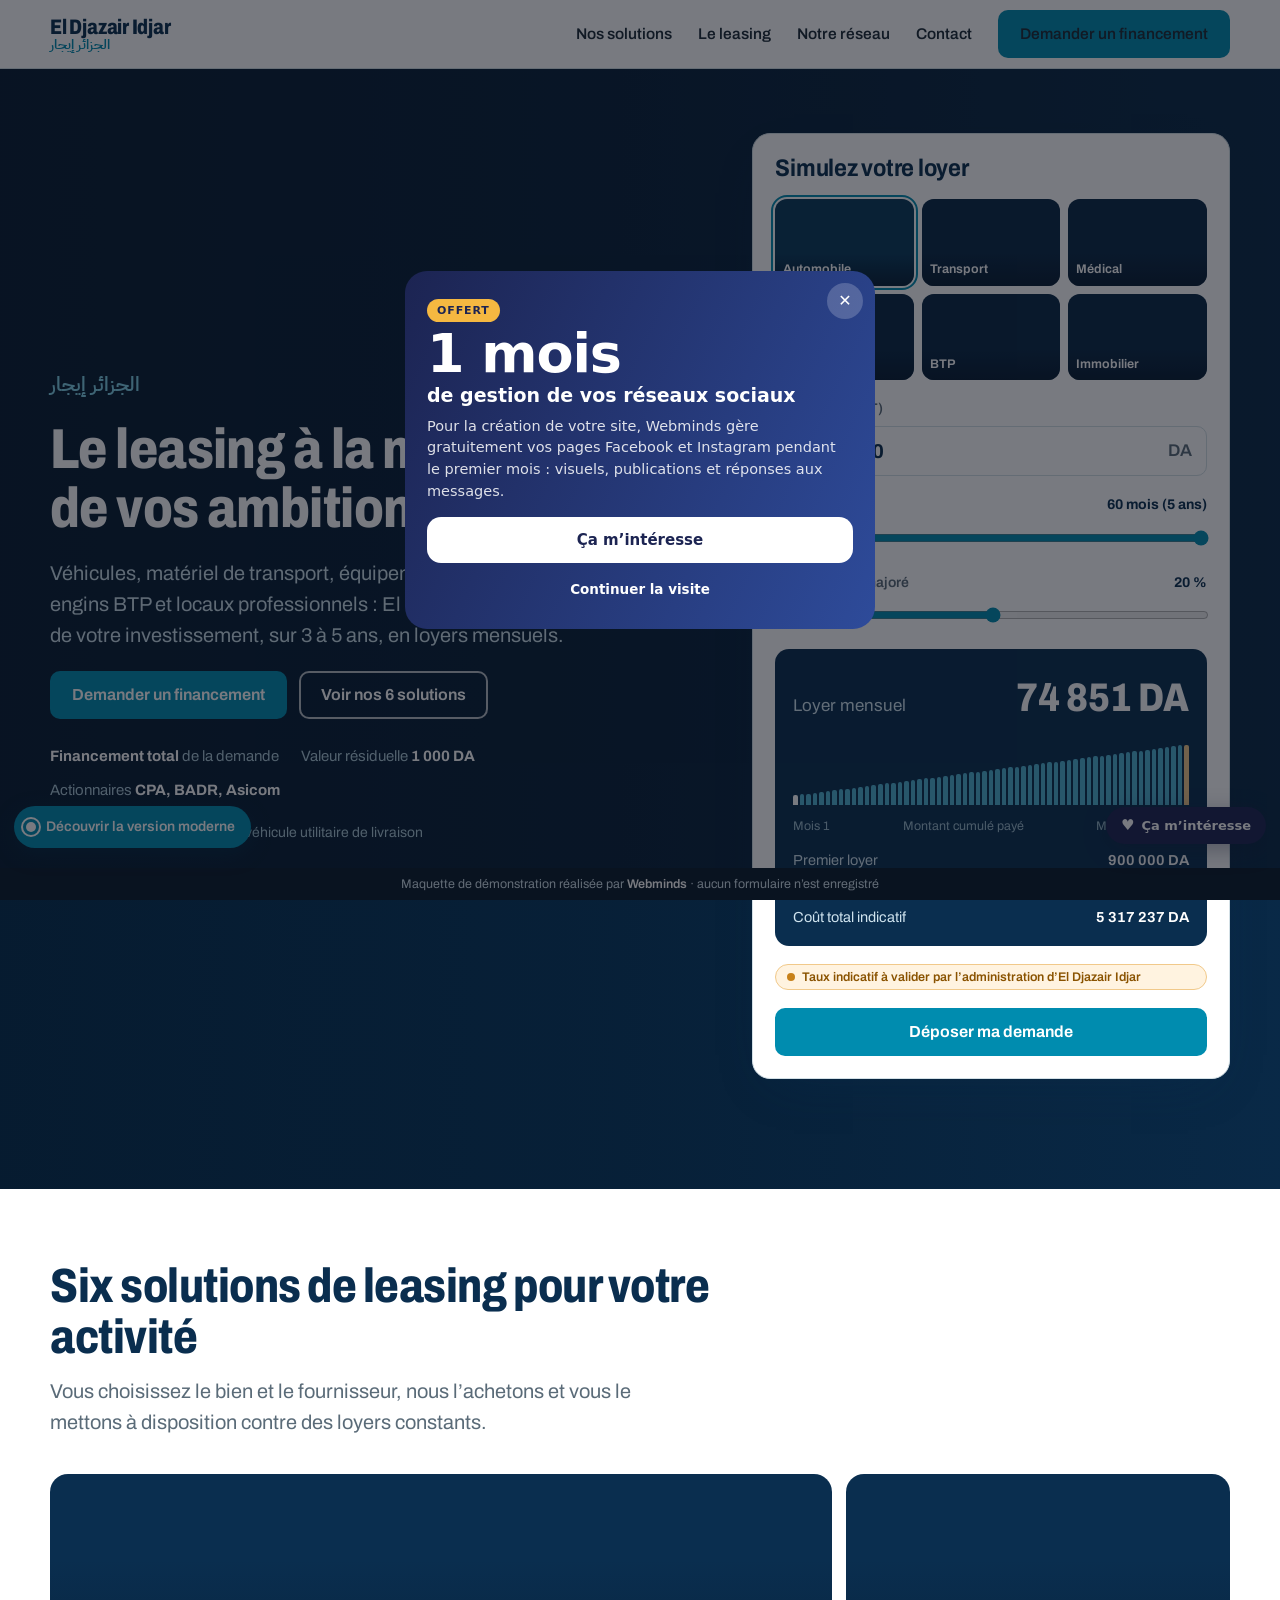
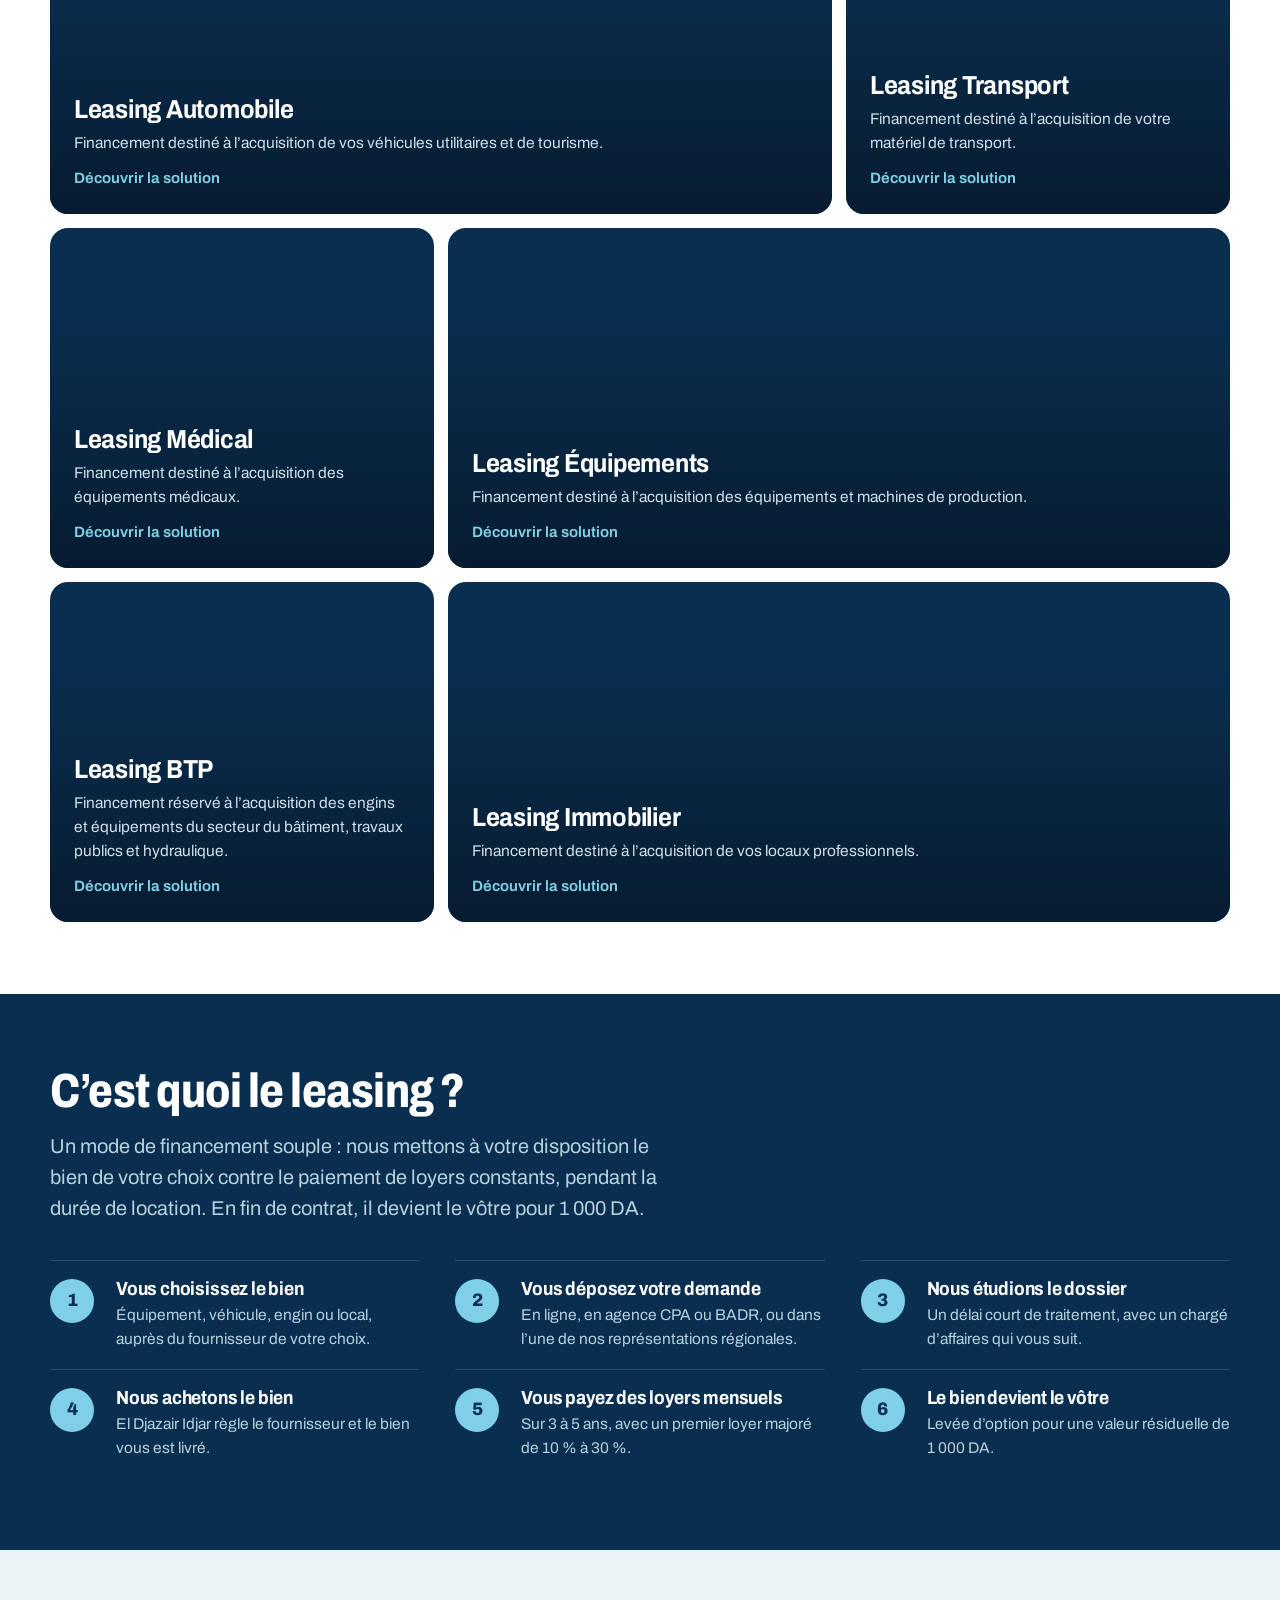
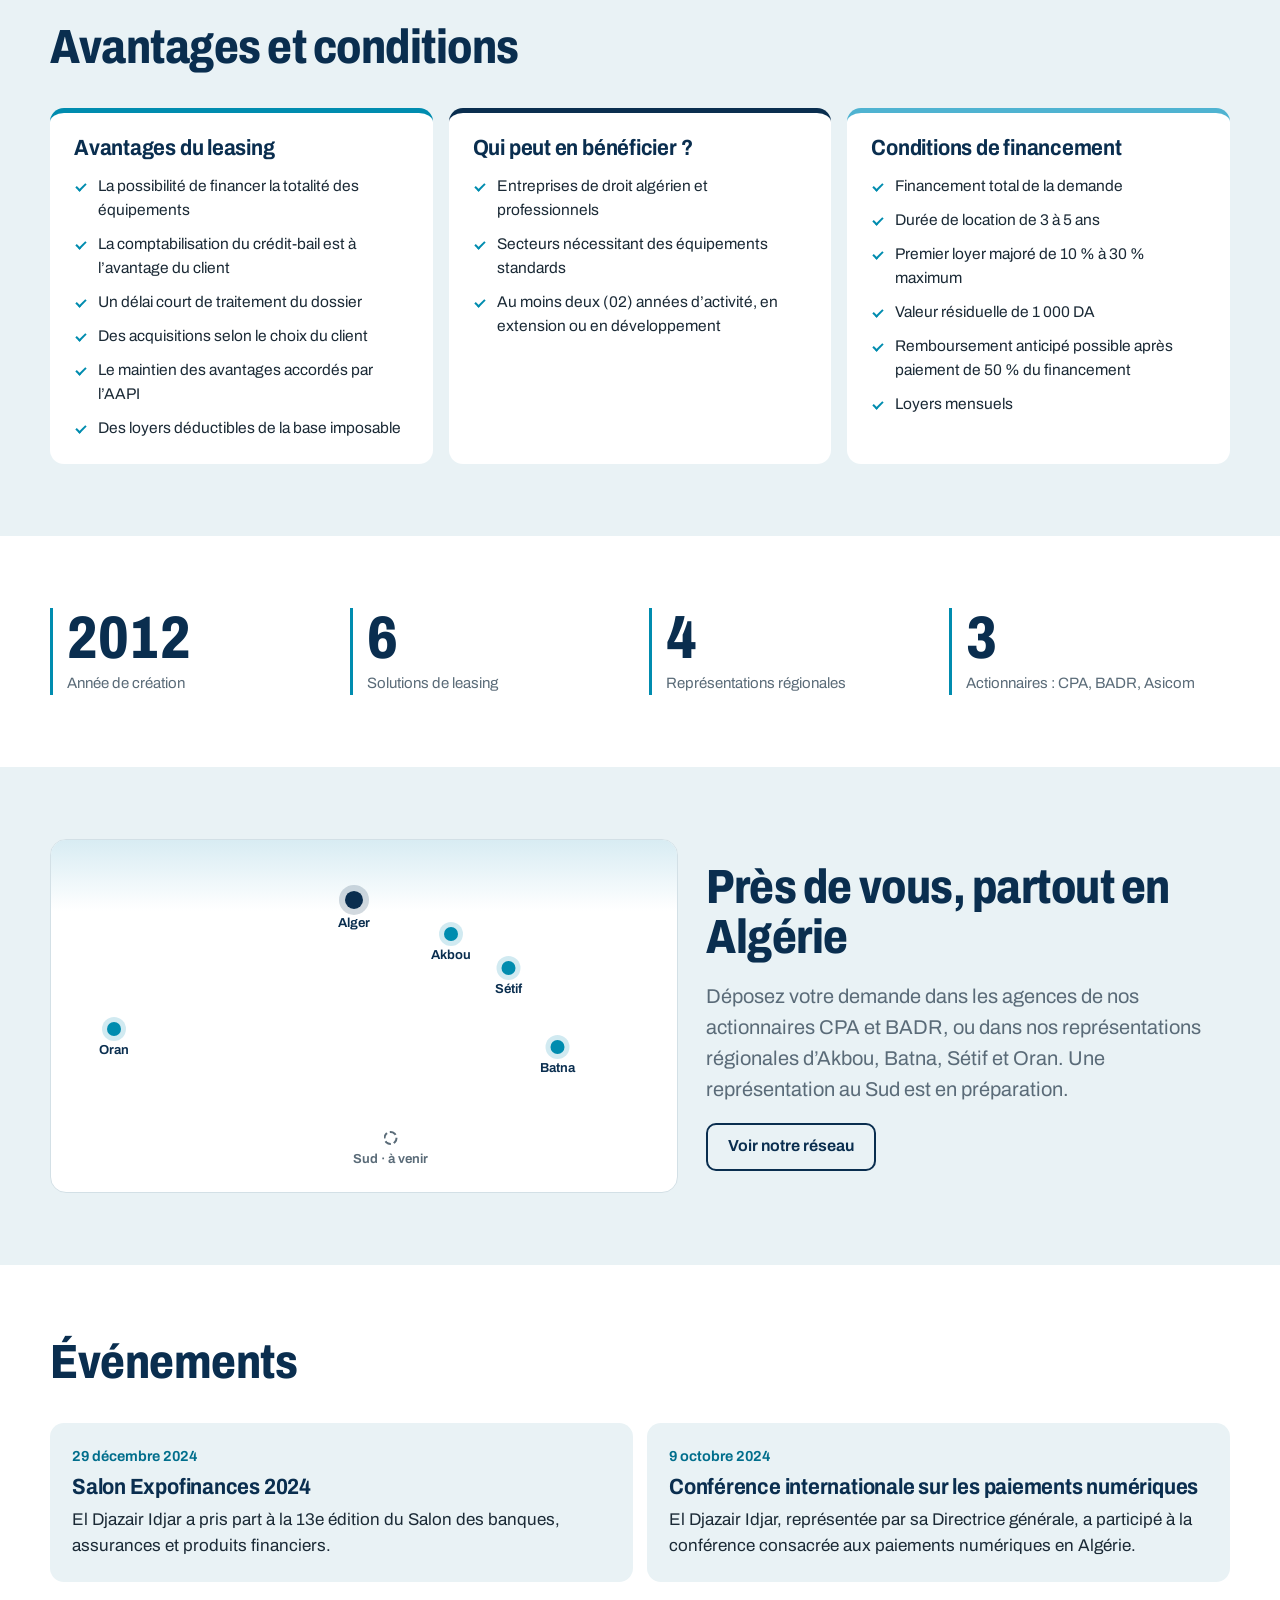
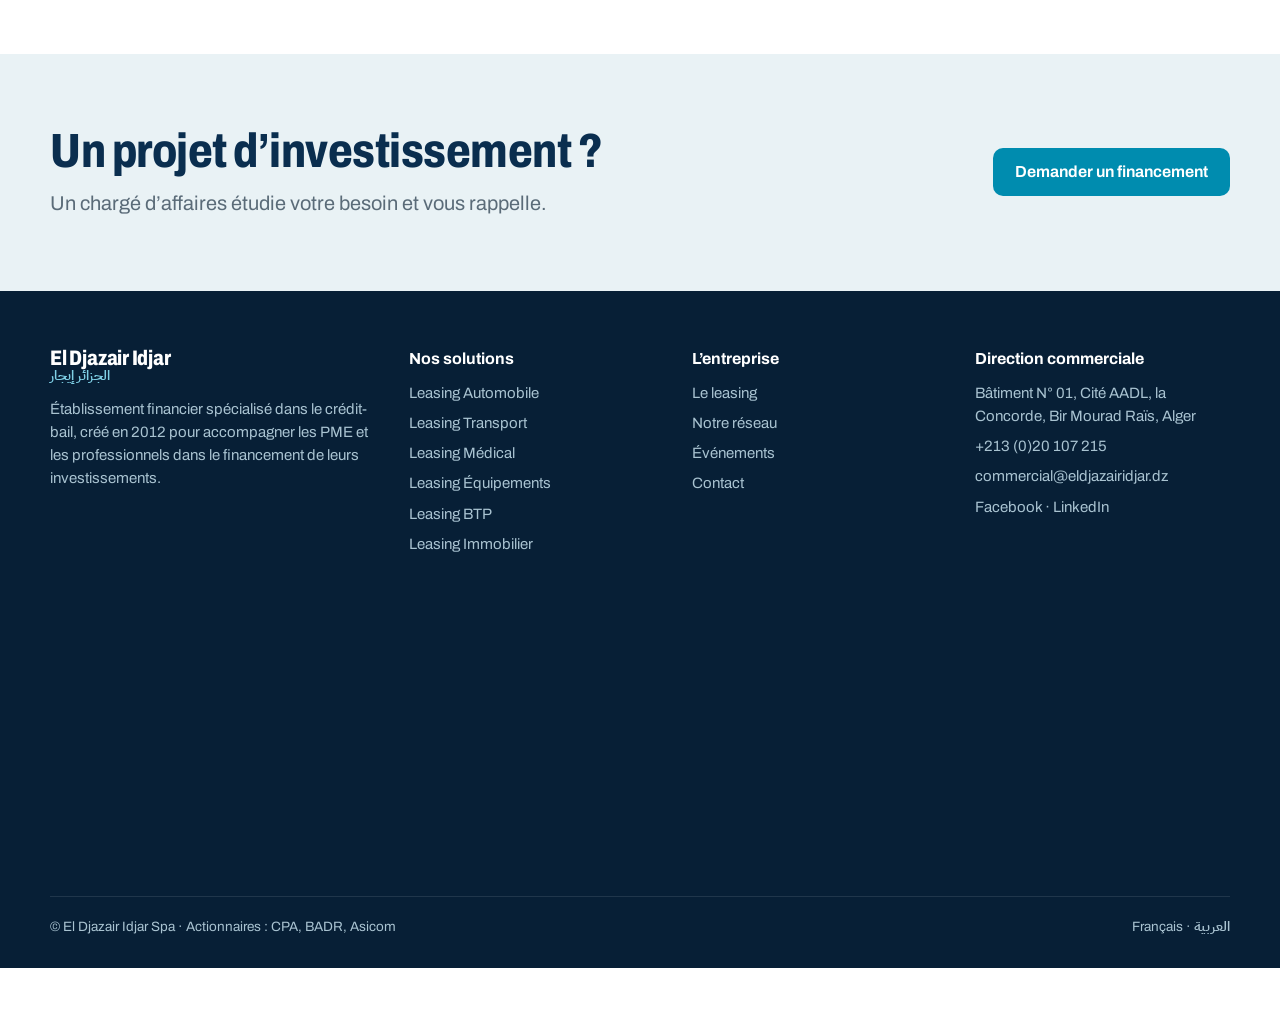
<file: index.html>
<!doctype html>
<html lang="fr">
<head>
<meta charset="utf-8">
<meta name="viewport" content="width=device-width, initial-scale=1, viewport-fit=cover">
<meta name="robots" content="noindex, nofollow">
<title>El Djazair Idjar · Le leasing à la mesure de vos ambitions</title>
<link rel="stylesheet" href="css/base.css">
<link rel="stylesheet" href="css/corporate.css">
</head>
<body data-page="accueil">
<script src="js/common.js"></script>

<main>
  <section class="hero">
    <div class="hero-bg" id="hero-bg" aria-hidden="true"></div>
    <div class="wrap">
      <div class="hero-txt">
        <span class="ar">الجزائر إيجار</span>
        <h1>Le leasing à la mesure de vos ambitions</h1>
        <p class="lead">Véhicules, matériel de transport, équipements médicaux, machines, engins BTP et locaux professionnels : El Djazair Idjar finance la totalité de votre investissement, sur 3 à 5 ans, en loyers mensuels.</p>
        <div class="hero-acts">
          <a class="btn btn--plein" href="contact.html#demande">Demander un financement</a>
          <a class="btn btn--trait" href="solutions.html">Voir nos 6 solutions</a>
        </div>
        <div class="hero-faits"><span><b>Financement total</b> de la demande</span><span>Valeur résiduelle <b>1 000 DA</b></span><span>Actionnaires <b>CPA, BADR, Asicom</b></span></div>
        <p class="hero-legende" id="hero-leg"></p>
      </div>
      <div class="sim" id="sim"></div>
    </div>
  </section>

  <section class="sec" id="solutions">
    <div class="wrap">
      <div class="sec-tete">
        <h2>Six solutions de leasing pour votre activité</h2>
        <p class="lead">Vous choisissez le bien et le fournisseur, nous l’achetons et vous le mettons à disposition contre des loyers constants.</p>
      </div>
      <div class="grille-sol" id="grille-sol"></div>
    </div>
  </section>

  <section class="sec sec--encre" id="leasing">
    <div class="wrap">
      <div class="sec-tete">
        <h2>C’est quoi le leasing ?</h2>
        <p class="lead" style="color:#b9d1dd">Un mode de financement souple : nous mettons à votre disposition le bien de votre choix contre le paiement de loyers constants, pendant la durée de location. En fin de contrat, il devient le vôtre pour 1 000 DA.</p>
      </div>
      <ol class="etapes">
        <li><div><h3>Vous choisissez le bien</h3><p>Équipement, véhicule, engin ou local, auprès du fournisseur de votre choix.</p></div></li>
        <li><div><h3>Vous déposez votre demande</h3><p>En ligne, en agence CPA ou BADR, ou dans l’une de nos représentations régionales.</p></div></li>
        <li><div><h3>Nous étudions le dossier</h3><p>Un délai court de traitement, avec un chargé d’affaires qui vous suit.</p></div></li>
        <li><div><h3>Nous achetons le bien</h3><p>El Djazair Idjar règle le fournisseur et le bien vous est livré.</p></div></li>
        <li><div><h3>Vous payez des loyers mensuels</h3><p>Sur 3 à 5 ans, avec un premier loyer majoré de 10 % à 30 %.</p></div></li>
        <li><div><h3>Le bien devient le vôtre</h3><p>Levée d’option pour une valeur résiduelle de 1 000 DA.</p></div></li>
      </ol>
    </div>
  </section>

  <section class="sec sec--glacier">
    <div class="wrap">
      <div class="sec-tete"><h2>Avantages et conditions</h2></div>
      <div class="cond">
        <article><h3>Avantages du leasing</h3><ul id="l-av"></ul></article>
        <article><h3>Qui peut en bénéficier ?</h3><ul id="l-el"></ul></article>
        <article><h3>Conditions de financement</h3><ul id="l-co"></ul></article>
      </div>
    </div>
  </section>

  <section class="sec">
    <div class="wrap">
      <div class="chiffres">
        <div><strong class="num">2012</strong><span>Année de création</span></div>
        <div><strong class="num">6</strong><span>Solutions de leasing</span></div>
        <div><strong class="num">4</strong><span>Représentations régionales</span></div>
        <div><strong class="num">3</strong><span>Actionnaires : CPA, BADR, Asicom</span></div>
      </div>
    </div>
  </section>

  <section class="sec sec--glacier" id="reseau">
    <div class="wrap reseau">
      <div class="carte-pts" id="carte-pts"><div class="mer"></div></div>
      <div style="display:grid;gap:18px">
        <h2>Près de vous, partout en Algérie</h2>
        <p class="lead">Déposez votre demande dans les agences de nos actionnaires CPA et BADR, ou dans nos représentations régionales d’Akbou, Batna, Sétif et Oran. Une représentation au Sud est en préparation.</p>
        <a class="btn btn--trait" href="reseau.html" style="justify-self:start">Voir notre réseau</a>
      </div>
    </div>
  </section>

  <section class="sec" id="actualites">
    <div class="wrap">
      <div class="sec-tete"><h2>Événements</h2></div>
      <div class="actus">
        <article><time>29 décembre 2024</time><h3>Salon Expofinances 2024</h3><p>El Djazair Idjar a pris part à la 13e édition du Salon des banques, assurances et produits financiers.</p></article>
        <article><time>9 octobre 2024</time><h3>Conférence internationale sur les paiements numériques</h3><p>El Djazair Idjar, représentée par sa Directrice générale, a participé à la conférence consacrée aux paiements numériques en Algérie.</p></article>
      </div>
    </div>
  </section>

  <section class="sec sec--glacier">
    <div class="wrap cta">
      <div style="display:grid;gap:12px"><h2>Un projet d’investissement ?</h2><p class="lead">Un chargé d’affaires étudie votre besoin et vous rappelle.</p></div>
      <a class="btn btn--plein" href="contact.html#demande">Demander un financement</a>
    </div>
  </section>
</main>

<script src="js/corporate.js"></script>
<script>
montageSimulateur(document.getElementById("sim"),"automobile");
document.getElementById("grille-sol").innerHTML = EDI.produits.map(carteSol).join("");
heroPhotos(document.getElementById("hero-bg"), document.getElementById("sim"));
const li = a => a.map(x=>`<li>${x}</li>`).join("");
document.getElementById("l-av").innerHTML=li(EDI.avantages);
document.getElementById("l-el").innerHTML=li(EDI.eligibilite);
document.getElementById("l-co").innerHTML=li(EDI.conditions);
carteReseau(document.getElementById("carte-pts"));
</script><script data-wml>(function(){if(window.__wmL)return;window.__wmL=1;
var C={"p": "El Djazair Idjar", "mail": null, "wa": "213797372452", "v": [["/", "Version corporate", "Claire et rassurante"], ["/v2/", "Version moderne", "Immersive et animée"]]};
function ready(f){document.readyState==='loading'?document.addEventListener('DOMContentLoaded',f):f()}
ready(function(){
var css='.wmL-b{position:fixed;right:14px;bottom:calc(56px + env(safe-area-inset-bottom));z-index:2147483000;border:0;border-radius:999px;background:#1C2452;color:#fff;font:700 13px/1 system-ui,-apple-system,Segoe UI,Roboto,sans-serif;padding:11px 15px;box-shadow:0 6px 22px rgba(20,30,60,.35);cursor:pointer;display:flex;align-items:center;gap:7px}'
+'@media(max-width:520px){.wmL-b{bottom:calc(112px + env(safe-area-inset-bottom));font-size:12.5px;padding:10px 13px}}'
+'.wmL-m{position:fixed;inset:0;z-index:2147483001;background:rgba(10,14,25,.55);display:none;align-items:flex-end;justify-content:center;font-family:system-ui,-apple-system,Segoe UI,Roboto,sans-serif}.wmL-m.on{display:flex}@media(min-width:700px){.wmL-m{align-items:center;padding:20px}}'
+'.wmL-x{box-sizing:border-box;position:relative;background:#fff;color:#1C2452;width:100%;max-width:470px;max-height:92vh;overflow:auto;border-radius:22px 22px 0 0;padding:24px 22px calc(22px + env(safe-area-inset-bottom));text-align:left}@media(min-width:700px){.wmL-x{border-radius:22px}}'
+'.wmL-x *{box-sizing:border-box}.wmL-c{position:absolute;top:12px;right:12px;width:36px;height:36px;border:0;border-radius:50%;background:#F0F2F1;font-size:16px;cursor:pointer;color:#1C2452}'
+'.wmL-x h3{font:800 26px/1.1 system-ui,-apple-system,sans-serif;margin:4px 40px 10px 0;color:inherit}.wmL-x p{margin:0 0 14px;line-height:1.5;font-size:14.5px;opacity:.85}'
+'.wmL-o{background:linear-gradient(115deg,#1C2452,#2E4B9A);color:#fff}.wmL-o .wmL-c{background:rgba(255,255,255,.2);color:#fff}.wmL-big{font:900 54px/.95 system-ui,-apple-system,sans-serif;letter-spacing:-.02em;margin:6px 0 2px}.wmL-big small{display:block;font-size:19px;font-weight:700;letter-spacing:0;margin-top:6px}'
+'.wmL-tag{display:inline-block;background:#F5B841;color:#1C2452;font:800 11px system-ui,sans-serif;letter-spacing:.08em;border-radius:999px;padding:5px 10px}'
+'.wmL-btn{display:flex;align-items:center;justify-content:center;width:100%;border:0;border-radius:14px;padding:14px;font:800 15px system-ui,-apple-system,sans-serif;cursor:pointer;margin-top:8px}.wmL-w{background:#fff;color:#1C2452}.wmL-g{background:#1FAF55;color:#fff}.wmL-n{background:#1C2452;color:#fff}.wmL-l{background:transparent;color:inherit;font-weight:600;font-size:13.5px;padding:10px}'
+'.wmL-s{font:700 11.5px system-ui,sans-serif;text-transform:uppercase;letter-spacing:.06em;opacity:.6;margin:12px 0 8px}.wmL-ch{display:grid;gap:8px}.wmL-ch label{display:flex;align-items:center;gap:10px;border:1.5px solid #E2E6E3;border-radius:12px;padding:11px 12px;cursor:pointer;font-size:14px;font-weight:600}.wmL-ch label small{display:block;font-weight:500;opacity:.65;font-size:12px}.wmL-ch input{width:18px;height:18px;flex:none;accent-color:#1FAF55}'
+'.wmL-f{display:grid;gap:8px;margin:12px 0 6px}.wmL-f input{border:1.5px solid #E2E6E3;border-radius:12px;padding:12px;font:500 16px system-ui,sans-serif;color:#1C2452;background:#fff;-webkit-user-select:text!important;user-select:text!important;width:100%}'
+'.wmL-ok{text-align:center}.wmL-ok i{display:grid;place-items:center;width:64px;height:64px;margin:6px auto 12px;border-radius:50%;background:#E8F7EE;color:#1FAF55;font-style:normal;font-size:30px}';
var st=document.createElement('style');st.textContent=css;document.head.appendChild(st);
function ss(k,v){try{if(v===undefined)return sessionStorage.getItem(k);sessionStorage.setItem(k,v)}catch(e){}}
var p=location.pathname,cur=0;C.v.forEach(function(v,i){if(v[0]!=='/'&&p.indexOf(v[0])===0)cur=i});
var off=document.createElement('div');off.className='wmL-m';off.innerHTML='<div class="wmL-x wmL-o" role="dialog" aria-modal="true"><button class="wmL-c" type="button" aria-label="Fermer">✕</button><span class="wmL-tag">OFFERT</span><div class="wmL-big">1 mois<small>de gestion de vos réseaux sociaux</small></div><p style="margin-top:12px">Pour la création de votre site, Webminds gère gratuitement vos pages Facebook et Instagram pendant le premier mois : visuels, publications et réponses aux messages.</p><button class="wmL-btn wmL-w" type="button" data-i>Ça m’intéresse</button><button class="wmL-btn wmL-l" type="button" data-c>Continuer la visite</button></div>';
var ch='';C.v.forEach(function(v,i){ch+='<label><input type="radio" name="wmLv" value="'+v[1]+'"'+(i===cur?' checked':'')+'><span>'+v[1]+(v[2]?'<small>'+v[2]+'</small>':'')+'</span></label>'});
var it=document.createElement('div');it.className='wmL-m';it.innerHTML='<div class="wmL-x" role="dialog" aria-modal="true"><button class="wmL-c" type="button" aria-label="Fermer">✕</button><div data-s1><h3>Cette maquette vous plaît ?</h3><p>Choisissez la version qui vous intéresse : Webminds vous recontacte pour vous la présenter.</p>'+(C.v.length>1?'<div class="wmL-s">La version préférée</div><div class="wmL-ch">'+ch+'</div>':'')+'<div class="wmL-s">En plus</div><div class="wmL-ch"><label><input type="checkbox" value="Gestion des réseaux sociaux (1 mois offert)"><span>Réseaux sociaux<small>1 mois de gestion offert avec le site</small></span></label></div><div class="wmL-f"><input name="n" placeholder="Votre nom" autocomplete="name"><input name="t" type="tel" inputmode="tel" placeholder="Votre téléphone (facultatif)" autocomplete="tel"></div><button class="wmL-btn wmL-g" type="button" data-w>Envoyer sur WhatsApp</button>'+(C.mail?'<button class="wmL-btn wmL-l" type="button" data-e>Envoyer par e-mail</button>':'')+'</div><div class="wmL-ok" data-s2 hidden><i>✓</i><h3 style="margin:0 0 8px">Merci !</h3><p>Votre choix a bien été transmis à Webminds. Nous vous recontactons très vite.</p><button class="wmL-btn wmL-n" type="button" data-c>Continuer la visite</button></div></div>';
document.body.appendChild(off);document.body.appendChild(it);
var b=document.createElement('button');b.type='button';b.className='wmL-b';b.innerHTML='<b style="font-size:15px">♥</b>Ça m’intéresse';document.body.appendChild(b);
function op(m){off.classList.remove('on');it.classList.remove('on');m.classList.add('on')}
[off,it].forEach(function(m){m.addEventListener('click',function(e){if(e.target===m||e.target.closest('.wmL-c')||e.target.closest('[data-c]'))m.classList.remove('on')})});
b.onclick=function(){op(it)};off.querySelector('[data-i]').onclick=function(){op(it)};
function msg(){var v=(it.querySelector('input[name=wmLv]:checked')||{}).value||C.v[cur][1],x=[].map.call(it.querySelectorAll('input[type=checkbox]:checked'),function(c){return c.value}),n=it.querySelector('[name=n]').value.trim(),t=it.querySelector('[name=t]').value.trim();
 return{v:v,x:x,n:n,t:t,txt:'Bonjour Webminds, la maquette '+C.p+' m’intéresse.\nVersion préférée : '+v+(x.length?'\nEn plus : '+x.join(', '):'')+(n?'\nNom : '+n:'')+(t?'\nTéléphone : '+t:'')+'\nLien : '+location.origin+C.v[cur][0]}}
function mail(m){if(!C.mail)return;try{fetch('https://formsubmit.co/ajax/'+C.mail,{method:'POST',keepalive:true,headers:{'Content-Type':'application/json','Accept':'application/json'},body:JSON.stringify({_subject:'Maquette '+C.p+' : intéressé ('+m.v+')',Prospect:C.p,Version:m.v,Options:m.x.join(', ')||'-',Nom:m.n||'-',Telephone:m.t||'-',Lien:location.origin+C.v[cur][0],_template:'table',_captcha:'false'})}).catch(function(){})}catch(e){}}
function done(){it.querySelector('[data-s1]').hidden=true;it.querySelector('[data-s2]').hidden=false;ss('wmL-sent','1')}
it.querySelector('[data-w]').onclick=function(){var m=msg();mail(m);done();location.href='https://wa.me/'+C.wa+'?text='+encodeURIComponent(m.txt)};
var e=it.querySelector('[data-e]');if(e)e.onclick=function(){mail(msg());done()};
var sh=ss('wmL-off');addEventListener('scroll',function(){var r=(scrollY+innerHeight)/document.documentElement.scrollHeight;
 if(!sh&&scrollY>500&&r>.3){sh=1;ss('wmL-off','1');op(off)}
 if(!ss('wmL-it')&&!ss('wmL-sent')&&sh&&r>.92&&!off.classList.contains('on')){ss('wmL-it','1');op(it)}},{passive:true});
});})();
</script></body>
</html>
</file>
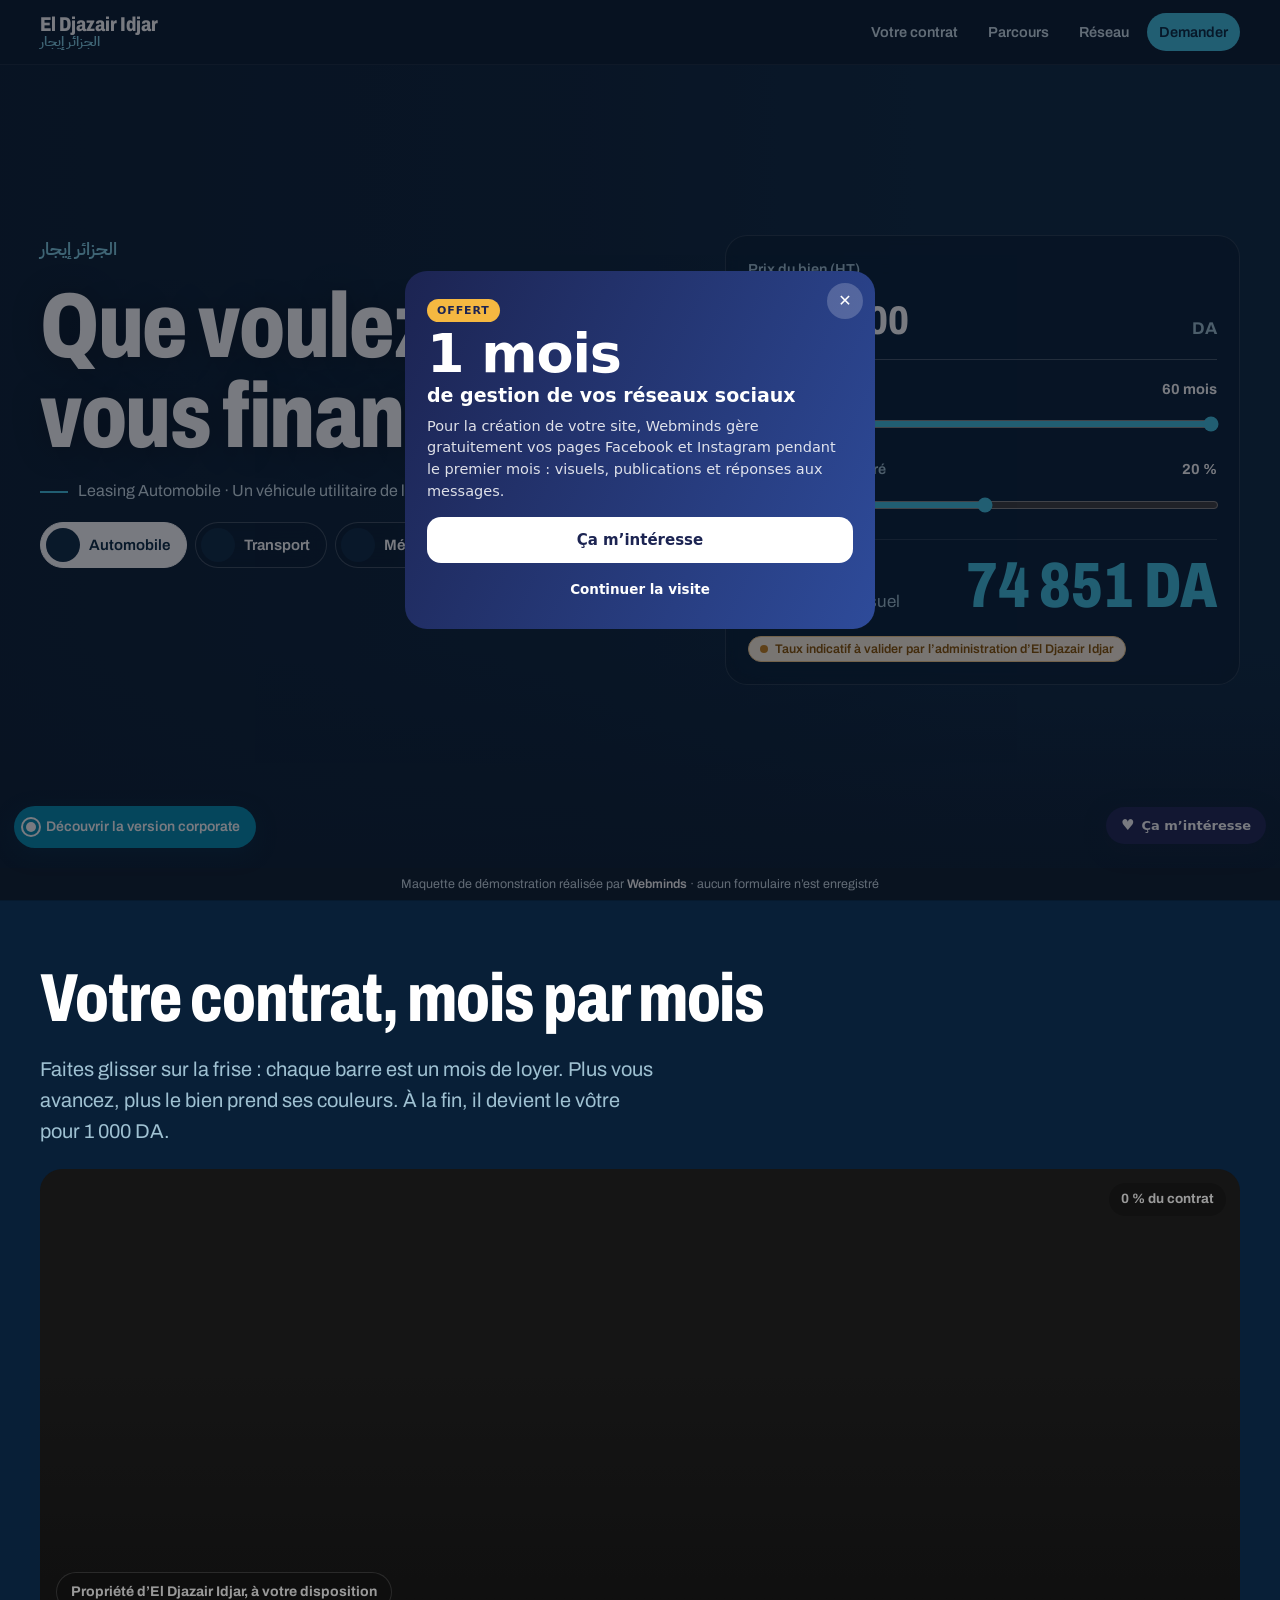
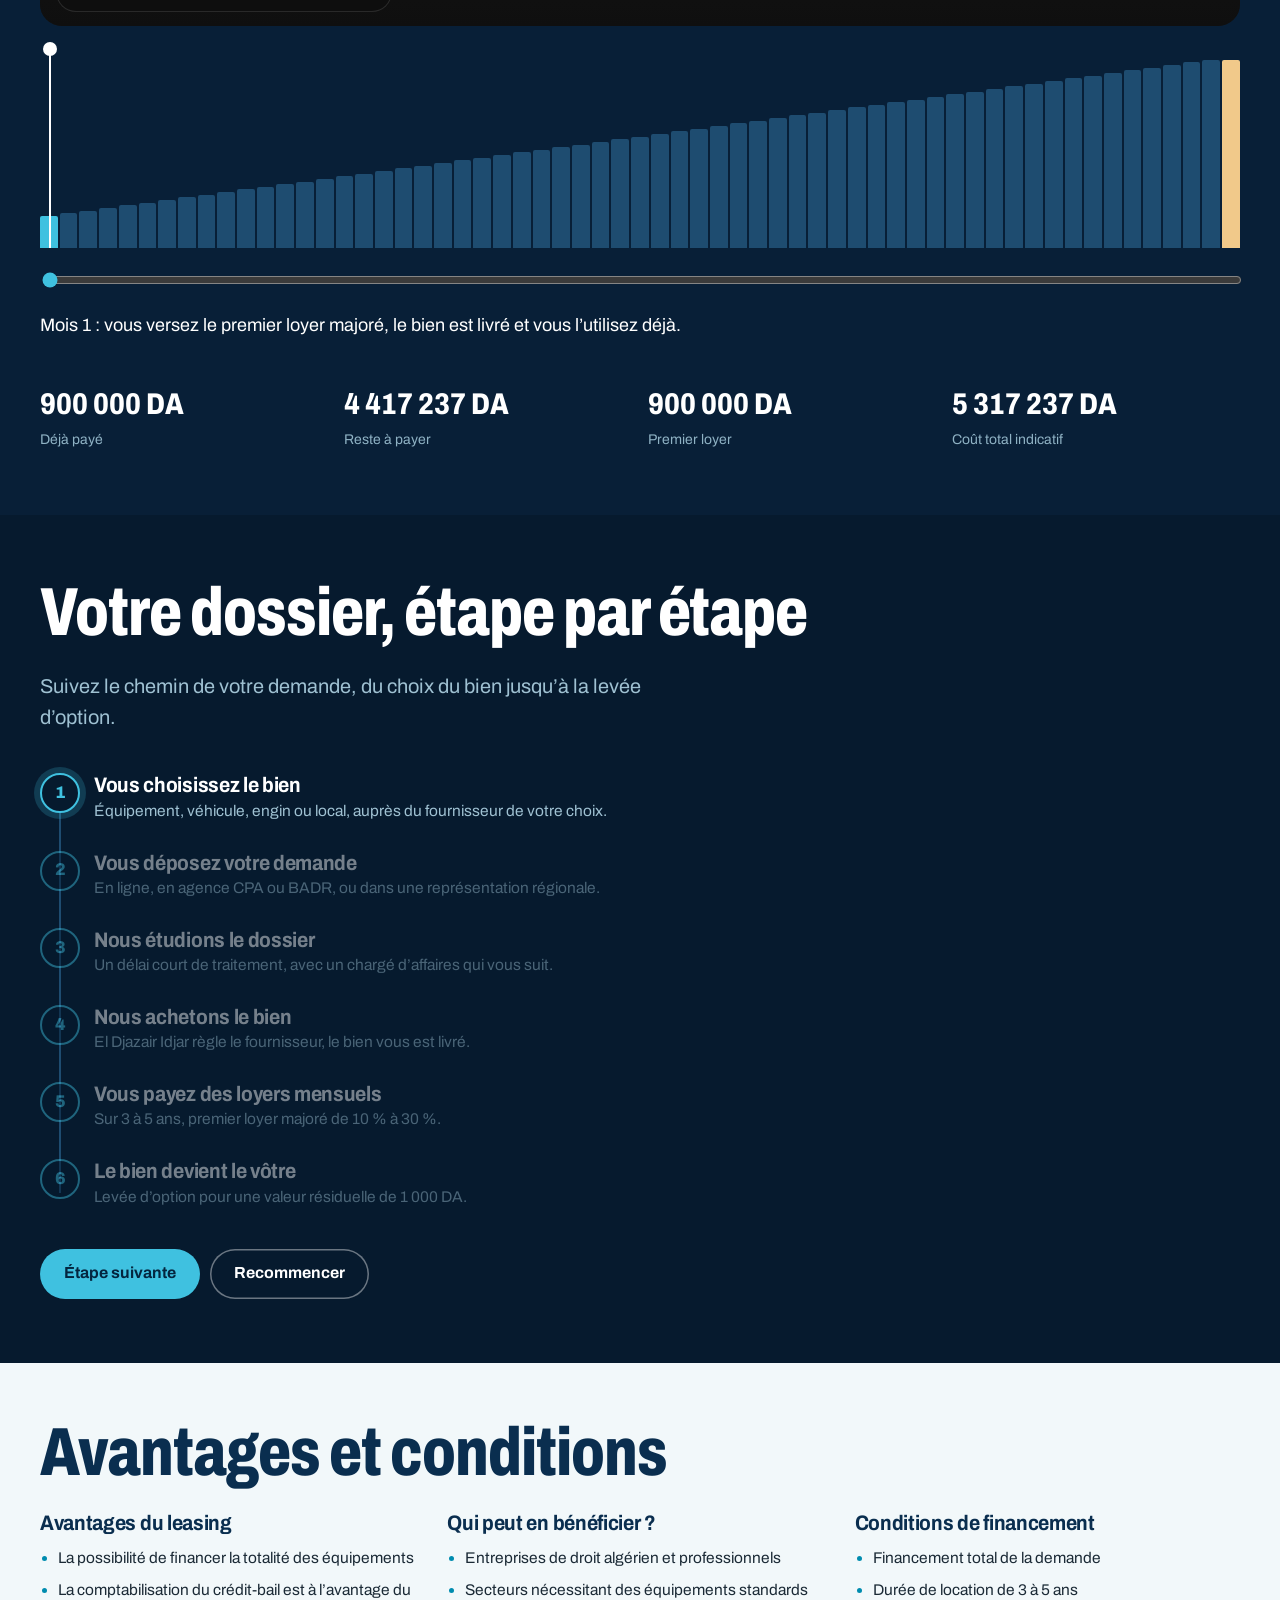
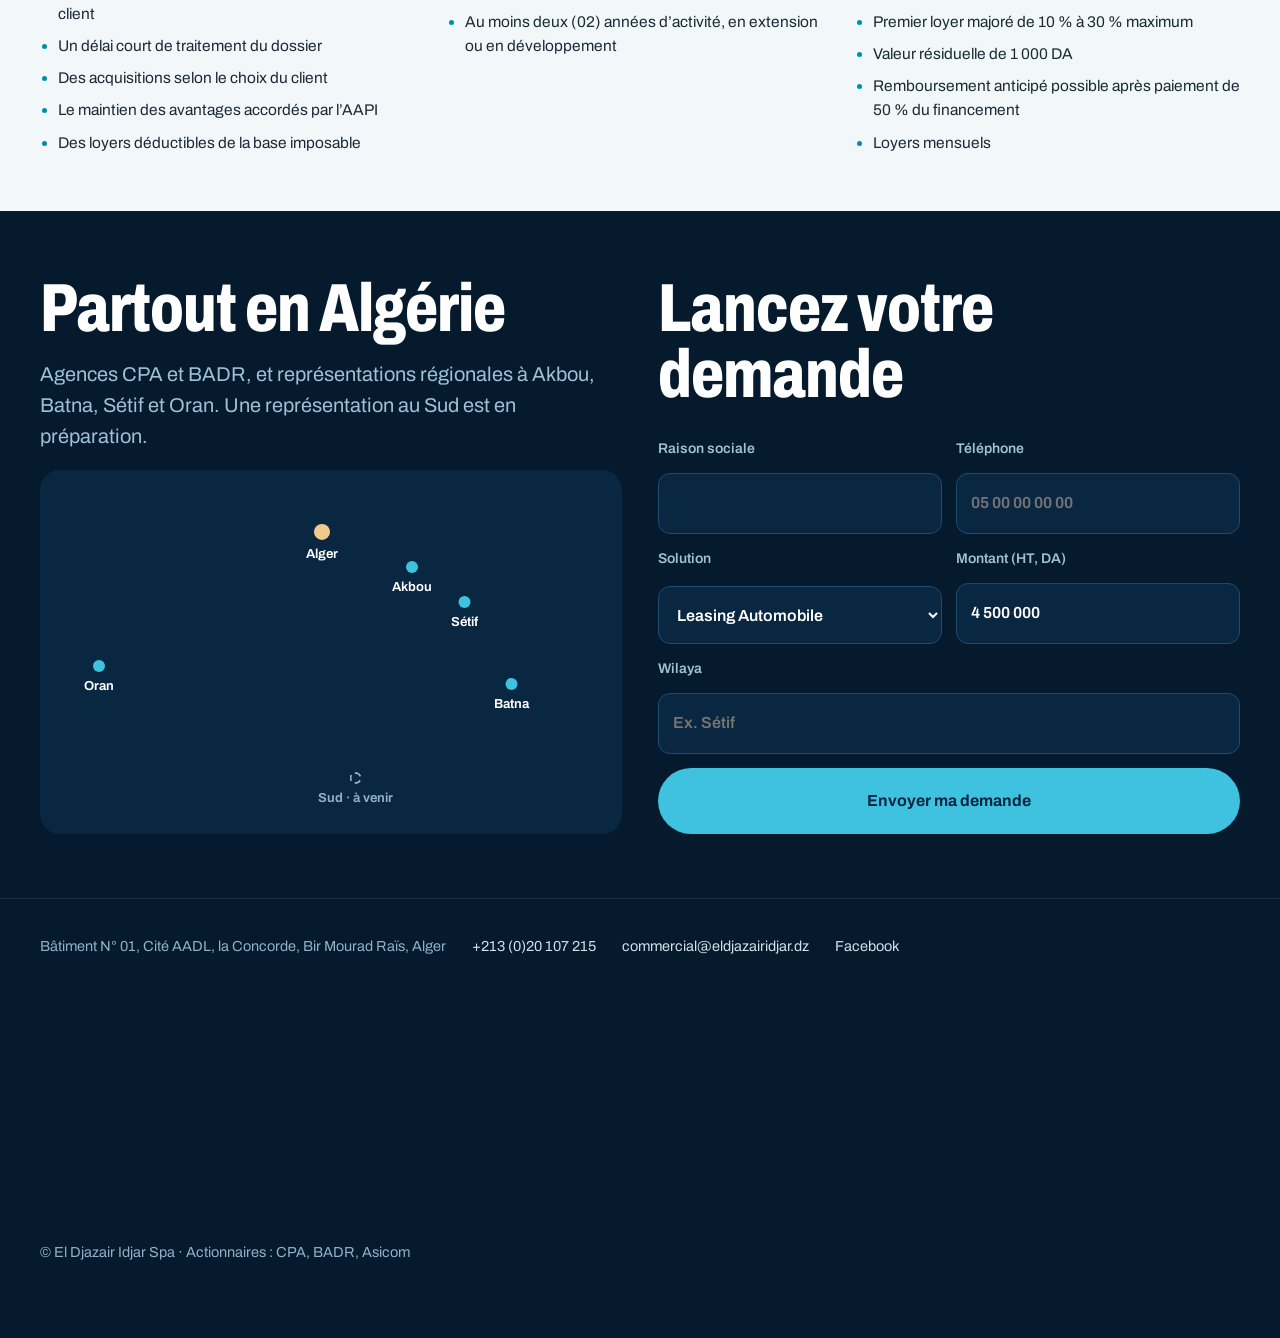
<file: v2/index.html>
<!doctype html>
<html lang="fr">
<head>
<meta charset="utf-8">
<meta name="viewport" content="width=device-width, initial-scale=1, viewport-fit=cover">
<meta name="robots" content="noindex, nofollow">
<meta name="theme-color" content="#061A2E">
<title>El Djazair Idjar · Votre leasing, mois par mois</title>
<link rel="stylesheet" href="../css/base.css">
<link rel="stylesheet" href="v2.css">
</head>
<body>
<script src="../js/common.js"></script>

<header class="bh"><div class="w">
  <a class="logo" href="#"><span class="logo-txt"><span class="logo-fr">El Djazair Idjar</span><span class="ar logo-ar">الجزائر إيجار</span></span></a>
  <nav aria-label="Navigation"><a class="mq" href="#contrat">Votre contrat</a><a class="mq" href="#parcours">Parcours</a><a class="mq" href="#reseau">Réseau</a><a class="cta" href="#demande">Demander</a></nav>
</div></header>

<main>
  <section class="studio">
    <div class="fonds" id="fonds" aria-hidden="true"></div>
    <div class="w">
      <div class="titre" style="display:grid;gap:18px">
        <span class="ar">الجزائر إيجار</span>
        <h1>Que voulez-vous financer ?</h1>
        <p class="ex" id="ex"></p>
        <div class="biens" id="biens" role="group" aria-label="Type de bien"></div>
      </div>
      <div class="panneau">
        <div class="r-champ"><span class="tt">Prix du bien (HT)</span><div class="montant"><input id="prix" class="num" inputmode="numeric" aria-label="Prix du bien en dinars"><span>DA</span></div></div>
        <div class="r-champ"><label class="tt" for="duree">Durée <b id="o-duree"></b></label><input id="duree" type="range" min="36" max="60" step="12" value="60"></div>
        <div class="r-champ"><label class="tt" for="premier">Premier loyer majoré <b id="o-premier"></b></label><input id="premier" type="range" min="10" max="30" step="5" value="20"></div>
        <div class="loyer" aria-live="polite"><span>Votre loyer mensuel</span><strong class="num" id="mens"></strong></div>
        <span class="avalider">Taux indicatif à valider par l’administration d’El Djazair Idjar</span>
      </div>
    </div>
  </section>

  <section class="contrat" id="contrat"><div class="w">
    <h2>Votre contrat, mois par mois</h2>
    <p class="sous">Faites glisser sur la frise : chaque barre est un mois de loyer. Plus vous avancez, plus le bien prend ses couleurs. À la fin, il devient le vôtre pour 1 000 DA.</p>
    <div class="vitrine" id="vitrine"><span class="badge" id="etat"></span><span class="cle" id="cle"></span></div>
    <div class="frise" id="frise"><div class="curseur" id="curseur"></div></div>
    <input id="mois" type="range" min="1" value="1" aria-label="Mois du contrat">
    <p class="message" id="msg"></p>
    <div class="bilan num">
      <div><b id="b-paye"></b><span>Déjà payé</span></div>
      <div><b id="b-reste"></b><span>Reste à payer</span></div>
      <div><b id="b-prem"></b><span>Premier loyer</span></div>
      <div><b id="b-tot"></b><span>Coût total indicatif</span></div>
    </div>
  </div></section>

  <section class="parcours" id="parcours"><div class="w">
    <h2>Votre dossier, étape par étape</h2>
    <p class="sous">Suivez le chemin de votre demande, du choix du bien jusqu’à la levée d’option.</p>
    <ol class="etp" id="etp"></ol>
    <div class="actions"><button class="btn btn--c" id="suiv">Étape suivante</button><button class="btn btn--l" id="raz">Recommencer</button></div>
  </div></section>

  <section class="conds"><div class="w">
    <h2>Avantages et conditions</h2>
    <div class="cg">
      <div><h3>Avantages du leasing</h3><ul id="l-av"></ul></div>
      <div><h3>Qui peut en bénéficier ?</h3><ul id="l-el"></ul></div>
      <div><h3>Conditions de financement</h3><ul id="l-co"></ul></div>
    </div>
  </div></section>

  <section class="fin" id="reseau"><div class="w">
    <div style="display:grid;gap:18px;align-content:start">
      <h2>Partout en Algérie</h2>
      <p class="sous">Agences CPA et BADR, et représentations régionales à Akbou, Batna, Sétif et Oran. Une représentation au Sud est en préparation.</p>
      <div class="pts" id="pts"></div>
    </div>
    <form class="f" id="demande" data-demo="Demande envoyée. Un chargé d’affaires vous rappelle (démonstration : rien n’est enregistré).">
      <h2>Lancez votre demande</h2>
      <div class="d2"><label>Raison sociale<input required></label><label>Téléphone<input type="tel" required placeholder="05 00 00 00 00"></label></div>
      <div class="d2"><label>Solution<select id="f-bien"></select></label><label>Montant (HT, DA)<input id="f-prix" inputmode="numeric"></label></div>
      <label>Wilaya<input placeholder="Ex. Sétif"></label>
      <button class="btn btn--c" type="submit">Envoyer ma demande</button>
    </form>
  </div></section>
</main>

<footer class="pied2"><div class="w">
  <div class="coords">
    <span>Bâtiment N° 01, Cité AADL, la Concorde, Bir Mourad Raïs, Alger</span>
    <a href="tel:+21320107215">+213 (0)20 107 215</a>
    <a href="mailto:commercial@eldjazairidjar.dz">commercial@eldjazairidjar.dz</a>
    <a href="https://www.facebook.com/LEASINGEDI/" target="_blank" rel="noopener">Facebook</a>
  </div>
  <iframe title="Siège d’El Djazair Idjar sur Google Maps" loading="lazy" src="https://maps.google.com/maps?q=Cit%C3%A9%20AADL%20la%20Concorde%2C%20Bir%20Mourad%20Ra%C3%AFs%2C%20Alger&z=15&output=embed"></iframe>
  <span>© El Djazair Idjar Spa · Actionnaires : CPA, BADR, Asicom</span>
</div></footer>

<script src="v2.js"></script><script data-wml>(function(){if(window.__wmL)return;window.__wmL=1;
var C={"p": "El Djazair Idjar", "mail": null, "wa": "213797372452", "v": [["/", "Version corporate", "Claire et rassurante"], ["/v2/", "Version moderne", "Immersive et animée"]]};
function ready(f){document.readyState==='loading'?document.addEventListener('DOMContentLoaded',f):f()}
ready(function(){
var css='.wmL-b{position:fixed;right:14px;bottom:calc(56px + env(safe-area-inset-bottom));z-index:2147483000;border:0;border-radius:999px;background:#1C2452;color:#fff;font:700 13px/1 system-ui,-apple-system,Segoe UI,Roboto,sans-serif;padding:11px 15px;box-shadow:0 6px 22px rgba(20,30,60,.35);cursor:pointer;display:flex;align-items:center;gap:7px}'
+'@media(max-width:520px){.wmL-b{bottom:calc(112px + env(safe-area-inset-bottom));font-size:12.5px;padding:10px 13px}}'
+'.wmL-m{position:fixed;inset:0;z-index:2147483001;background:rgba(10,14,25,.55);display:none;align-items:flex-end;justify-content:center;font-family:system-ui,-apple-system,Segoe UI,Roboto,sans-serif}.wmL-m.on{display:flex}@media(min-width:700px){.wmL-m{align-items:center;padding:20px}}'
+'.wmL-x{box-sizing:border-box;position:relative;background:#fff;color:#1C2452;width:100%;max-width:470px;max-height:92vh;overflow:auto;border-radius:22px 22px 0 0;padding:24px 22px calc(22px + env(safe-area-inset-bottom));text-align:left}@media(min-width:700px){.wmL-x{border-radius:22px}}'
+'.wmL-x *{box-sizing:border-box}.wmL-c{position:absolute;top:12px;right:12px;width:36px;height:36px;border:0;border-radius:50%;background:#F0F2F1;font-size:16px;cursor:pointer;color:#1C2452}'
+'.wmL-x h3{font:800 26px/1.1 system-ui,-apple-system,sans-serif;margin:4px 40px 10px 0;color:inherit}.wmL-x p{margin:0 0 14px;line-height:1.5;font-size:14.5px;opacity:.85}'
+'.wmL-o{background:linear-gradient(115deg,#1C2452,#2E4B9A);color:#fff}.wmL-o .wmL-c{background:rgba(255,255,255,.2);color:#fff}.wmL-big{font:900 54px/.95 system-ui,-apple-system,sans-serif;letter-spacing:-.02em;margin:6px 0 2px}.wmL-big small{display:block;font-size:19px;font-weight:700;letter-spacing:0;margin-top:6px}'
+'.wmL-tag{display:inline-block;background:#F5B841;color:#1C2452;font:800 11px system-ui,sans-serif;letter-spacing:.08em;border-radius:999px;padding:5px 10px}'
+'.wmL-btn{display:flex;align-items:center;justify-content:center;width:100%;border:0;border-radius:14px;padding:14px;font:800 15px system-ui,-apple-system,sans-serif;cursor:pointer;margin-top:8px}.wmL-w{background:#fff;color:#1C2452}.wmL-g{background:#1FAF55;color:#fff}.wmL-n{background:#1C2452;color:#fff}.wmL-l{background:transparent;color:inherit;font-weight:600;font-size:13.5px;padding:10px}'
+'.wmL-s{font:700 11.5px system-ui,sans-serif;text-transform:uppercase;letter-spacing:.06em;opacity:.6;margin:12px 0 8px}.wmL-ch{display:grid;gap:8px}.wmL-ch label{display:flex;align-items:center;gap:10px;border:1.5px solid #E2E6E3;border-radius:12px;padding:11px 12px;cursor:pointer;font-size:14px;font-weight:600}.wmL-ch label small{display:block;font-weight:500;opacity:.65;font-size:12px}.wmL-ch input{width:18px;height:18px;flex:none;accent-color:#1FAF55}'
+'.wmL-f{display:grid;gap:8px;margin:12px 0 6px}.wmL-f input{border:1.5px solid #E2E6E3;border-radius:12px;padding:12px;font:500 16px system-ui,sans-serif;color:#1C2452;background:#fff;-webkit-user-select:text!important;user-select:text!important;width:100%}'
+'.wmL-ok{text-align:center}.wmL-ok i{display:grid;place-items:center;width:64px;height:64px;margin:6px auto 12px;border-radius:50%;background:#E8F7EE;color:#1FAF55;font-style:normal;font-size:30px}';
var st=document.createElement('style');st.textContent=css;document.head.appendChild(st);
function ss(k,v){try{if(v===undefined)return sessionStorage.getItem(k);sessionStorage.setItem(k,v)}catch(e){}}
var p=location.pathname,cur=0;C.v.forEach(function(v,i){if(v[0]!=='/'&&p.indexOf(v[0])===0)cur=i});
var off=document.createElement('div');off.className='wmL-m';off.innerHTML='<div class="wmL-x wmL-o" role="dialog" aria-modal="true"><button class="wmL-c" type="button" aria-label="Fermer">✕</button><span class="wmL-tag">OFFERT</span><div class="wmL-big">1 mois<small>de gestion de vos réseaux sociaux</small></div><p style="margin-top:12px">Pour la création de votre site, Webminds gère gratuitement vos pages Facebook et Instagram pendant le premier mois : visuels, publications et réponses aux messages.</p><button class="wmL-btn wmL-w" type="button" data-i>Ça m’intéresse</button><button class="wmL-btn wmL-l" type="button" data-c>Continuer la visite</button></div>';
var ch='';C.v.forEach(function(v,i){ch+='<label><input type="radio" name="wmLv" value="'+v[1]+'"'+(i===cur?' checked':'')+'><span>'+v[1]+(v[2]?'<small>'+v[2]+'</small>':'')+'</span></label>'});
var it=document.createElement('div');it.className='wmL-m';it.innerHTML='<div class="wmL-x" role="dialog" aria-modal="true"><button class="wmL-c" type="button" aria-label="Fermer">✕</button><div data-s1><h3>Cette maquette vous plaît ?</h3><p>Choisissez la version qui vous intéresse : Webminds vous recontacte pour vous la présenter.</p>'+(C.v.length>1?'<div class="wmL-s">La version préférée</div><div class="wmL-ch">'+ch+'</div>':'')+'<div class="wmL-s">En plus</div><div class="wmL-ch"><label><input type="checkbox" value="Gestion des réseaux sociaux (1 mois offert)"><span>Réseaux sociaux<small>1 mois de gestion offert avec le site</small></span></label></div><div class="wmL-f"><input name="n" placeholder="Votre nom" autocomplete="name"><input name="t" type="tel" inputmode="tel" placeholder="Votre téléphone (facultatif)" autocomplete="tel"></div><button class="wmL-btn wmL-g" type="button" data-w>Envoyer sur WhatsApp</button>'+(C.mail?'<button class="wmL-btn wmL-l" type="button" data-e>Envoyer par e-mail</button>':'')+'</div><div class="wmL-ok" data-s2 hidden><i>✓</i><h3 style="margin:0 0 8px">Merci !</h3><p>Votre choix a bien été transmis à Webminds. Nous vous recontactons très vite.</p><button class="wmL-btn wmL-n" type="button" data-c>Continuer la visite</button></div></div>';
document.body.appendChild(off);document.body.appendChild(it);
var b=document.createElement('button');b.type='button';b.className='wmL-b';b.innerHTML='<b style="font-size:15px">♥</b>Ça m’intéresse';document.body.appendChild(b);
function op(m){off.classList.remove('on');it.classList.remove('on');m.classList.add('on')}
[off,it].forEach(function(m){m.addEventListener('click',function(e){if(e.target===m||e.target.closest('.wmL-c')||e.target.closest('[data-c]'))m.classList.remove('on')})});
b.onclick=function(){op(it)};off.querySelector('[data-i]').onclick=function(){op(it)};
function msg(){var v=(it.querySelector('input[name=wmLv]:checked')||{}).value||C.v[cur][1],x=[].map.call(it.querySelectorAll('input[type=checkbox]:checked'),function(c){return c.value}),n=it.querySelector('[name=n]').value.trim(),t=it.querySelector('[name=t]').value.trim();
 return{v:v,x:x,n:n,t:t,txt:'Bonjour Webminds, la maquette '+C.p+' m’intéresse.\nVersion préférée : '+v+(x.length?'\nEn plus : '+x.join(', '):'')+(n?'\nNom : '+n:'')+(t?'\nTéléphone : '+t:'')+'\nLien : '+location.origin+C.v[cur][0]}}
function mail(m){if(!C.mail)return;try{fetch('https://formsubmit.co/ajax/'+C.mail,{method:'POST',keepalive:true,headers:{'Content-Type':'application/json','Accept':'application/json'},body:JSON.stringify({_subject:'Maquette '+C.p+' : intéressé ('+m.v+')',Prospect:C.p,Version:m.v,Options:m.x.join(', ')||'-',Nom:m.n||'-',Telephone:m.t||'-',Lien:location.origin+C.v[cur][0],_template:'table',_captcha:'false'})}).catch(function(){})}catch(e){}}
function done(){it.querySelector('[data-s1]').hidden=true;it.querySelector('[data-s2]').hidden=false;ss('wmL-sent','1')}
it.querySelector('[data-w]').onclick=function(){var m=msg();mail(m);done();location.href='https://wa.me/'+C.wa+'?text='+encodeURIComponent(m.txt)};
var e=it.querySelector('[data-e]');if(e)e.onclick=function(){mail(msg());done()};
var sh=ss('wmL-off');addEventListener('scroll',function(){var r=(scrollY+innerHeight)/document.documentElement.scrollHeight;
 if(!sh&&scrollY>500&&r>.3){sh=1;ss('wmL-off','1');op(off)}
 if(!ss('wmL-it')&&!ss('wmL-sent')&&sh&&r>.92&&!off.classList.contains('on')){ss('wmL-it','1');op(it)}},{passive:true});
});})();
</script></body>
</html>
</file>
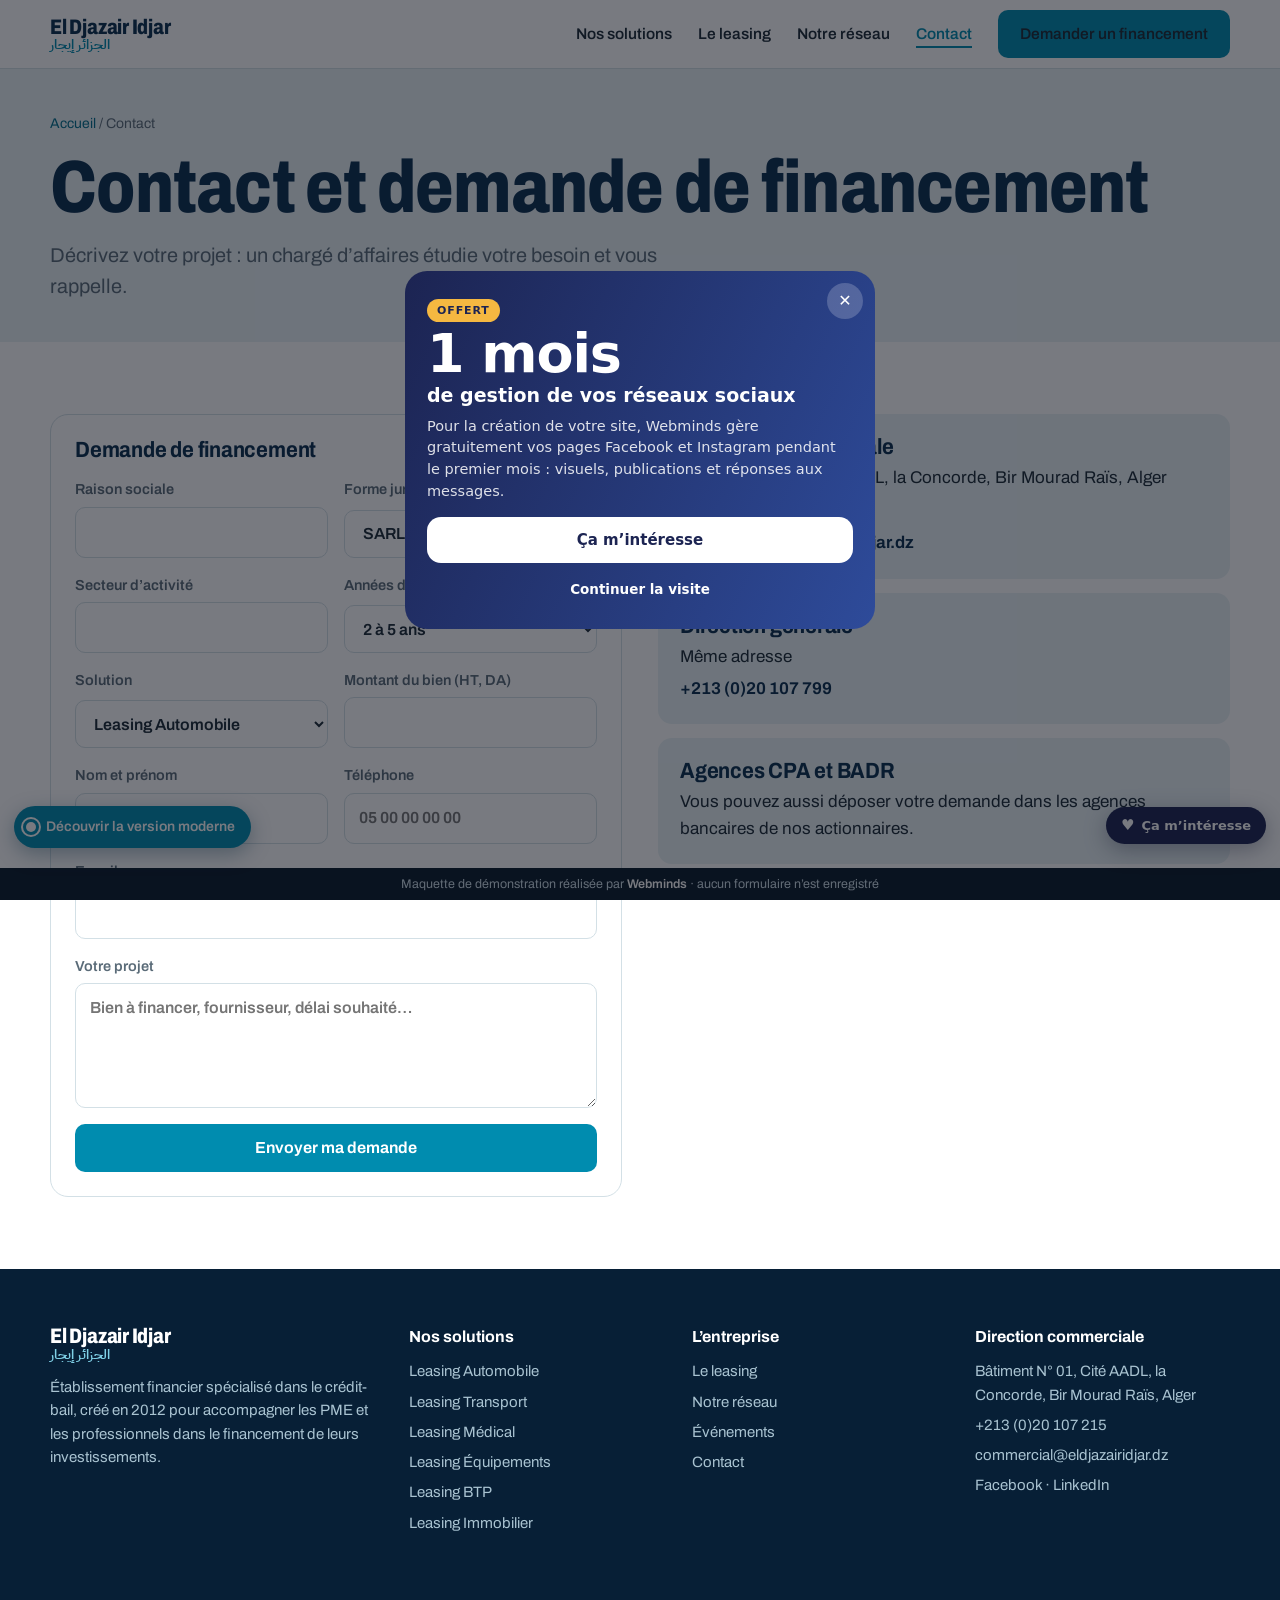
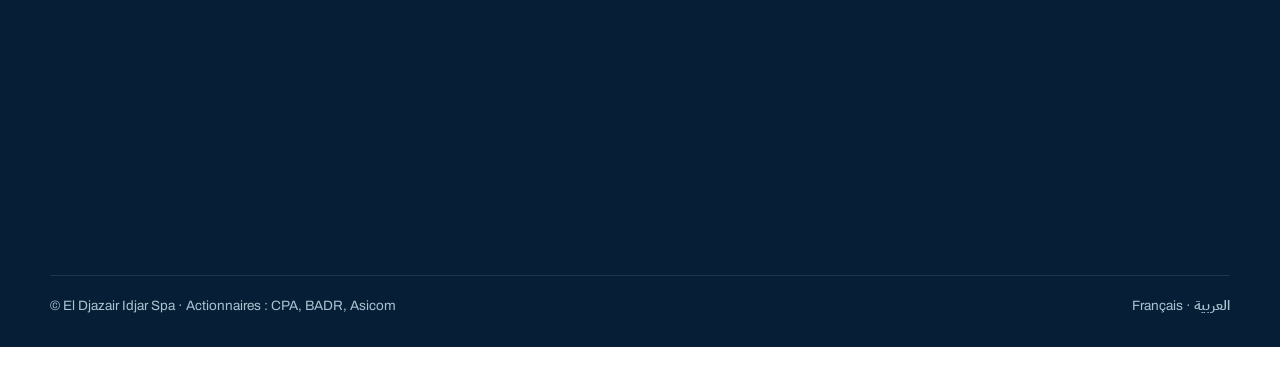
<file: contact.html>
<!doctype html>
<html lang="fr">
<head>
<meta charset="utf-8">
<meta name="viewport" content="width=device-width, initial-scale=1, viewport-fit=cover">
<meta name="robots" content="noindex, nofollow">
<title>Contact et demande de financement · El Djazair Idjar</title>
<link rel="stylesheet" href="css/base.css">
<link rel="stylesheet" href="css/corporate.css">
</head>
<body data-page="contact">
<script src="js/common.js"></script>

<main>
  <section class="page-tete"><div class="wrap">
    <p class="fil"><a href="index.html">Accueil</a> / Contact</p>
    <h1>Contact et demande de financement</h1>
    <p class="lead">Décrivez votre projet : un chargé d’affaires étudie votre besoin et vous rappelle.</p>
  </div></section>
  <section class="sec"><div class="wrap fiche">
    <form class="form" id="demande" data-demo="Demande envoyée. Un chargé d’affaires vous rappelle (démonstration : rien n’est enregistré).">
      <h3>Demande de financement</h3>
      <div class="ligne2">
        <label>Raison sociale<input required></label>
        <label>Forme juridique<select><option>SARL</option><option>EURL</option><option>SPA</option><option>SNC</option><option>Profession libérale</option><option>Autre</option></select></label>
      </div>
      <div class="ligne2">
        <label>Secteur d’activité<input required></label>
        <label>Années d’activité<select><option>2 à 5 ans</option><option>Plus de 5 ans</option><option>Moins de 2 ans</option></select></label>
      </div>
      <div class="ligne2">
        <label>Solution<select id="c-bien"></select></label>
        <label>Montant du bien (HT, DA)<input id="c-prix" inputmode="numeric"></label>
      </div>
      <div class="ligne2">
        <label>Nom et prénom<input required></label>
        <label>Téléphone<input type="tel" required placeholder="05 00 00 00 00"></label>
      </div>
      <label>E-mail<input type="email"></label>
      <label>Votre projet<textarea rows="4" placeholder="Bien à financer, fournisseur, délai souhaité…"></textarea></label>
      <button class="btn btn--plein" type="submit">Envoyer ma demande</button>
    </form>
    <div class="contacts">
      <article><h3>Direction commerciale</h3><p>Bâtiment N° 01, Cité AADL, la Concorde, Bir Mourad Raïs, Alger</p><a href="tel:+21320107215">+213 (0)20 107 215</a><a href="mailto:commercial@eldjazairidjar.dz">commercial@eldjazairidjar.dz</a></article>
      <article><h3>Direction générale</h3><p>Même adresse</p><a href="tel:+21320107799">+213 (0)20 107 799</a></article>
      <article><h3>Agences CPA et BADR</h3><p>Vous pouvez aussi déposer votre demande dans les agences bancaires de nos actionnaires.</p></article>
    </div>
  </div></section>
</main>
<script src="js/corporate.js"></script>
<script>
const q=new URLSearchParams(location.search), sb=document.getElementById("c-bien");
sb.innerHTML=EDI.produits.map(p=>`<option value="${p.id}">${p.nom}</option>`).join("")+`<option>Refinancement</option>`;
if(q.get("bien")) sb.value=q.get("bien");
if(q.get("prix")) document.getElementById("c-prix").value=(+q.get("prix")).toLocaleString("fr-FR").replace(/\u202f|\u00a0/g," ");
</script><script data-wml>(function(){if(window.__wmL)return;window.__wmL=1;
var C={"p": "El Djazair Idjar", "mail": null, "wa": "213797372452", "v": [["/", "Version corporate", "Claire et rassurante"], ["/v2/", "Version moderne", "Immersive et animée"]]};
function ready(f){document.readyState==='loading'?document.addEventListener('DOMContentLoaded',f):f()}
ready(function(){
var css='.wmL-b{position:fixed;right:14px;bottom:calc(56px + env(safe-area-inset-bottom));z-index:2147483000;border:0;border-radius:999px;background:#1C2452;color:#fff;font:700 13px/1 system-ui,-apple-system,Segoe UI,Roboto,sans-serif;padding:11px 15px;box-shadow:0 6px 22px rgba(20,30,60,.35);cursor:pointer;display:flex;align-items:center;gap:7px}'
+'@media(max-width:520px){.wmL-b{bottom:calc(112px + env(safe-area-inset-bottom));font-size:12.5px;padding:10px 13px}}'
+'.wmL-m{position:fixed;inset:0;z-index:2147483001;background:rgba(10,14,25,.55);display:none;align-items:flex-end;justify-content:center;font-family:system-ui,-apple-system,Segoe UI,Roboto,sans-serif}.wmL-m.on{display:flex}@media(min-width:700px){.wmL-m{align-items:center;padding:20px}}'
+'.wmL-x{box-sizing:border-box;position:relative;background:#fff;color:#1C2452;width:100%;max-width:470px;max-height:92vh;overflow:auto;border-radius:22px 22px 0 0;padding:24px 22px calc(22px + env(safe-area-inset-bottom));text-align:left}@media(min-width:700px){.wmL-x{border-radius:22px}}'
+'.wmL-x *{box-sizing:border-box}.wmL-c{position:absolute;top:12px;right:12px;width:36px;height:36px;border:0;border-radius:50%;background:#F0F2F1;font-size:16px;cursor:pointer;color:#1C2452}'
+'.wmL-x h3{font:800 26px/1.1 system-ui,-apple-system,sans-serif;margin:4px 40px 10px 0;color:inherit}.wmL-x p{margin:0 0 14px;line-height:1.5;font-size:14.5px;opacity:.85}'
+'.wmL-o{background:linear-gradient(115deg,#1C2452,#2E4B9A);color:#fff}.wmL-o .wmL-c{background:rgba(255,255,255,.2);color:#fff}.wmL-big{font:900 54px/.95 system-ui,-apple-system,sans-serif;letter-spacing:-.02em;margin:6px 0 2px}.wmL-big small{display:block;font-size:19px;font-weight:700;letter-spacing:0;margin-top:6px}'
+'.wmL-tag{display:inline-block;background:#F5B841;color:#1C2452;font:800 11px system-ui,sans-serif;letter-spacing:.08em;border-radius:999px;padding:5px 10px}'
+'.wmL-btn{display:flex;align-items:center;justify-content:center;width:100%;border:0;border-radius:14px;padding:14px;font:800 15px system-ui,-apple-system,sans-serif;cursor:pointer;margin-top:8px}.wmL-w{background:#fff;color:#1C2452}.wmL-g{background:#1FAF55;color:#fff}.wmL-n{background:#1C2452;color:#fff}.wmL-l{background:transparent;color:inherit;font-weight:600;font-size:13.5px;padding:10px}'
+'.wmL-s{font:700 11.5px system-ui,sans-serif;text-transform:uppercase;letter-spacing:.06em;opacity:.6;margin:12px 0 8px}.wmL-ch{display:grid;gap:8px}.wmL-ch label{display:flex;align-items:center;gap:10px;border:1.5px solid #E2E6E3;border-radius:12px;padding:11px 12px;cursor:pointer;font-size:14px;font-weight:600}.wmL-ch label small{display:block;font-weight:500;opacity:.65;font-size:12px}.wmL-ch input{width:18px;height:18px;flex:none;accent-color:#1FAF55}'
+'.wmL-f{display:grid;gap:8px;margin:12px 0 6px}.wmL-f input{border:1.5px solid #E2E6E3;border-radius:12px;padding:12px;font:500 16px system-ui,sans-serif;color:#1C2452;background:#fff;-webkit-user-select:text!important;user-select:text!important;width:100%}'
+'.wmL-ok{text-align:center}.wmL-ok i{display:grid;place-items:center;width:64px;height:64px;margin:6px auto 12px;border-radius:50%;background:#E8F7EE;color:#1FAF55;font-style:normal;font-size:30px}';
var st=document.createElement('style');st.textContent=css;document.head.appendChild(st);
function ss(k,v){try{if(v===undefined)return sessionStorage.getItem(k);sessionStorage.setItem(k,v)}catch(e){}}
var p=location.pathname,cur=0;C.v.forEach(function(v,i){if(v[0]!=='/'&&p.indexOf(v[0])===0)cur=i});
var off=document.createElement('div');off.className='wmL-m';off.innerHTML='<div class="wmL-x wmL-o" role="dialog" aria-modal="true"><button class="wmL-c" type="button" aria-label="Fermer">✕</button><span class="wmL-tag">OFFERT</span><div class="wmL-big">1 mois<small>de gestion de vos réseaux sociaux</small></div><p style="margin-top:12px">Pour la création de votre site, Webminds gère gratuitement vos pages Facebook et Instagram pendant le premier mois : visuels, publications et réponses aux messages.</p><button class="wmL-btn wmL-w" type="button" data-i>Ça m’intéresse</button><button class="wmL-btn wmL-l" type="button" data-c>Continuer la visite</button></div>';
var ch='';C.v.forEach(function(v,i){ch+='<label><input type="radio" name="wmLv" value="'+v[1]+'"'+(i===cur?' checked':'')+'><span>'+v[1]+(v[2]?'<small>'+v[2]+'</small>':'')+'</span></label>'});
var it=document.createElement('div');it.className='wmL-m';it.innerHTML='<div class="wmL-x" role="dialog" aria-modal="true"><button class="wmL-c" type="button" aria-label="Fermer">✕</button><div data-s1><h3>Cette maquette vous plaît ?</h3><p>Choisissez la version qui vous intéresse : Webminds vous recontacte pour vous la présenter.</p>'+(C.v.length>1?'<div class="wmL-s">La version préférée</div><div class="wmL-ch">'+ch+'</div>':'')+'<div class="wmL-s">En plus</div><div class="wmL-ch"><label><input type="checkbox" value="Gestion des réseaux sociaux (1 mois offert)"><span>Réseaux sociaux<small>1 mois de gestion offert avec le site</small></span></label></div><div class="wmL-f"><input name="n" placeholder="Votre nom" autocomplete="name"><input name="t" type="tel" inputmode="tel" placeholder="Votre téléphone (facultatif)" autocomplete="tel"></div><button class="wmL-btn wmL-g" type="button" data-w>Envoyer sur WhatsApp</button>'+(C.mail?'<button class="wmL-btn wmL-l" type="button" data-e>Envoyer par e-mail</button>':'')+'</div><div class="wmL-ok" data-s2 hidden><i>✓</i><h3 style="margin:0 0 8px">Merci !</h3><p>Votre choix a bien été transmis à Webminds. Nous vous recontactons très vite.</p><button class="wmL-btn wmL-n" type="button" data-c>Continuer la visite</button></div></div>';
document.body.appendChild(off);document.body.appendChild(it);
var b=document.createElement('button');b.type='button';b.className='wmL-b';b.innerHTML='<b style="font-size:15px">♥</b>Ça m’intéresse';document.body.appendChild(b);
function op(m){off.classList.remove('on');it.classList.remove('on');m.classList.add('on')}
[off,it].forEach(function(m){m.addEventListener('click',function(e){if(e.target===m||e.target.closest('.wmL-c')||e.target.closest('[data-c]'))m.classList.remove('on')})});
b.onclick=function(){op(it)};off.querySelector('[data-i]').onclick=function(){op(it)};
function msg(){var v=(it.querySelector('input[name=wmLv]:checked')||{}).value||C.v[cur][1],x=[].map.call(it.querySelectorAll('input[type=checkbox]:checked'),function(c){return c.value}),n=it.querySelector('[name=n]').value.trim(),t=it.querySelector('[name=t]').value.trim();
 return{v:v,x:x,n:n,t:t,txt:'Bonjour Webminds, la maquette '+C.p+' m’intéresse.\nVersion préférée : '+v+(x.length?'\nEn plus : '+x.join(', '):'')+(n?'\nNom : '+n:'')+(t?'\nTéléphone : '+t:'')+'\nLien : '+location.origin+C.v[cur][0]}}
function mail(m){if(!C.mail)return;try{fetch('https://formsubmit.co/ajax/'+C.mail,{method:'POST',keepalive:true,headers:{'Content-Type':'application/json','Accept':'application/json'},body:JSON.stringify({_subject:'Maquette '+C.p+' : intéressé ('+m.v+')',Prospect:C.p,Version:m.v,Options:m.x.join(', ')||'-',Nom:m.n||'-',Telephone:m.t||'-',Lien:location.origin+C.v[cur][0],_template:'table',_captcha:'false'})}).catch(function(){})}catch(e){}}
function done(){it.querySelector('[data-s1]').hidden=true;it.querySelector('[data-s2]').hidden=false;ss('wmL-sent','1')}
it.querySelector('[data-w]').onclick=function(){var m=msg();mail(m);done();location.href='https://wa.me/'+C.wa+'?text='+encodeURIComponent(m.txt)};
var e=it.querySelector('[data-e]');if(e)e.onclick=function(){mail(msg());done()};
var sh=ss('wmL-off');addEventListener('scroll',function(){var r=(scrollY+innerHeight)/document.documentElement.scrollHeight;
 if(!sh&&scrollY>500&&r>.3){sh=1;ss('wmL-off','1');op(off)}
 if(!ss('wmL-it')&&!ss('wmL-sent')&&sh&&r>.92&&!off.classList.contains('on')){ss('wmL-it','1');op(it)}},{passive:true});
});})();
</script></body></html>
</file>
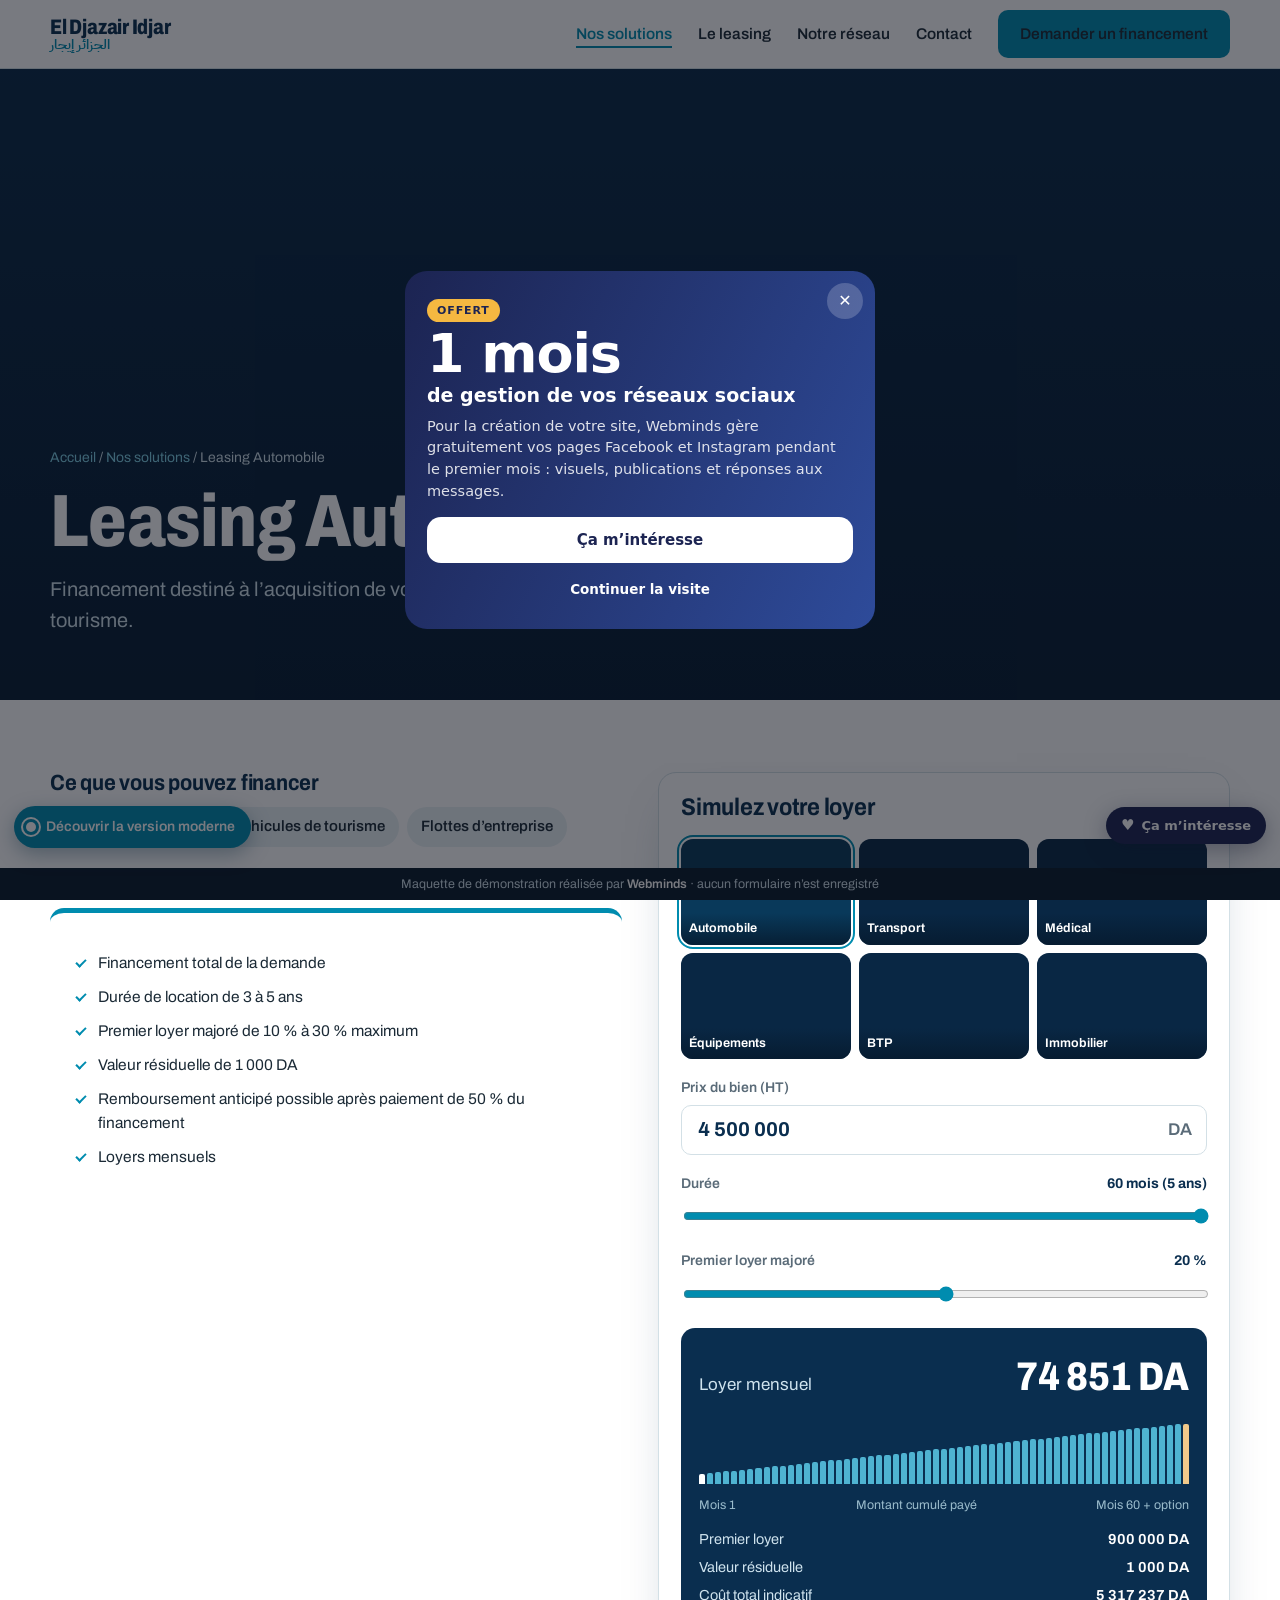
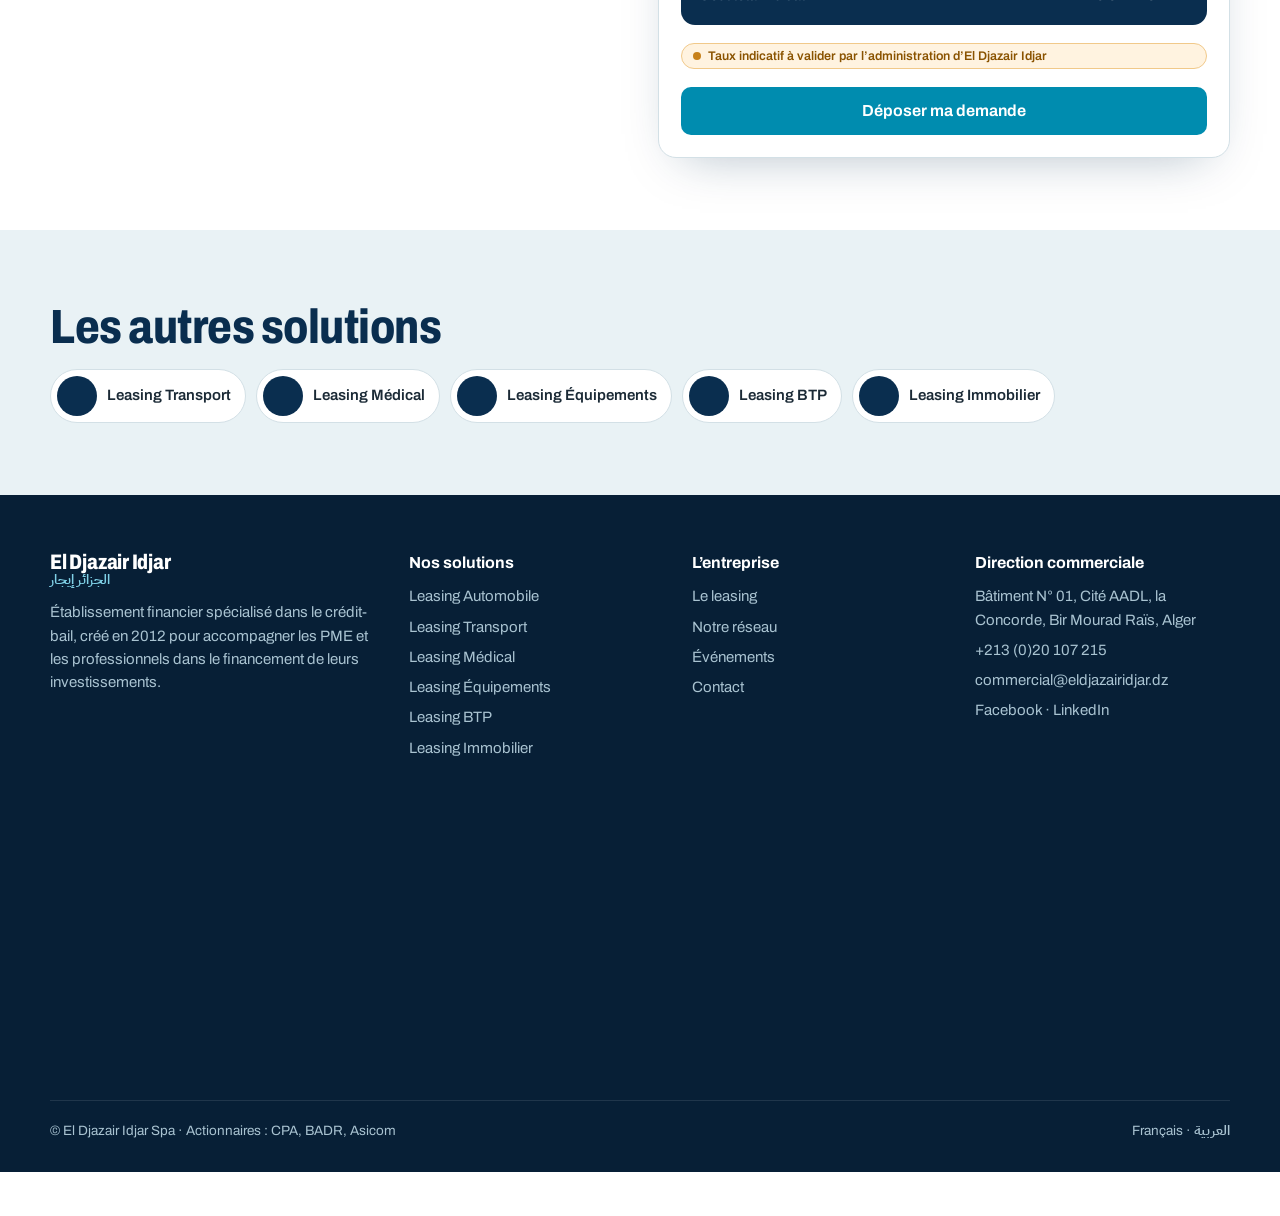
<file: produit.html>
<!doctype html>
<html lang="fr">
<head>
<meta charset="utf-8">
<meta name="viewport" content="width=device-width, initial-scale=1, viewport-fit=cover">
<meta name="robots" content="noindex, nofollow">
<title>Solution de leasing · El Djazair Idjar</title>
<link rel="stylesheet" href="css/base.css">
<link rel="stylesheet" href="css/corporate.css">
</head>
<body data-page="solutions">
<script src="js/common.js"></script>

<main>
  <section class="page-tete page-tete--photo" id="f-tete"><div class="wrap">
    <p class="fil"><a href="index.html">Accueil</a> / <a href="solutions.html">Nos solutions</a> / <span id="f-fil"></span></p>
    <h1 id="f-titre"></h1>
    <p class="lead" id="f-desc"></p>
  </div></section>
  <section class="sec"><div class="wrap fiche">
    <div style="display:grid;gap:26px">
      <div style="display:grid;gap:12px"><h3>Ce que vous pouvez financer</h3><ul class="puces" id="f-biens"></ul></div>
      <div style="display:grid;gap:12px"><h3>Conditions de financement</h3><div class="cond" style="grid-template-columns:1fr"><article><ul id="f-cond"></ul></article></div></div>
    </div>
    <div class="sim" id="sim"></div>
  </div></section>
  <section class="sec sec--glacier"><div class="wrap" style="display:grid;gap:16px">
    <h2>Les autres solutions</h2><div class="autres" id="f-autres"></div>
  </div></section>
</main>
<script src="js/corporate.js"></script>
<script>
const id = new URLSearchParams(location.search).get("p") || "automobile";
const p = EDI.produits.find(x=>x.id===id) || EDI.produits[0];
document.title = p.nom + " · El Djazair Idjar";
document.getElementById("f-fil").textContent = p.nom;
document.getElementById("f-titre").textContent = p.nom;
document.getElementById("f-desc").textContent = p.desc;
document.getElementById("f-tete").style.backgroundImage = `url(${photo(p,2000)})`; document.getElementById("f-tete").style.backgroundPosition = p.pos;
document.getElementById("f-biens").innerHTML = p.biens.map(b=>`<li>${b}</li>`).join("");
document.getElementById("f-cond").innerHTML = EDI.conditions.map(b=>`<li>${b}</li>`).join("");
document.getElementById("f-autres").innerHTML = EDI.produits.filter(x=>x.id!==p.id).map(x=>`<a href="produit.html?p=${x.id}"><i style="background-image:url(${photo(x,200)});background-position:${x.pos}"></i>${x.nom}</a>`).join("");
montageSimulateur(document.getElementById("sim"), p.id);
</script><script data-wml>(function(){if(window.__wmL)return;window.__wmL=1;
var C={"p": "El Djazair Idjar", "mail": null, "wa": "213797372452", "v": [["/", "Version corporate", "Claire et rassurante"], ["/v2/", "Version moderne", "Immersive et animée"]]};
function ready(f){document.readyState==='loading'?document.addEventListener('DOMContentLoaded',f):f()}
ready(function(){
var css='.wmL-b{position:fixed;right:14px;bottom:calc(56px + env(safe-area-inset-bottom));z-index:2147483000;border:0;border-radius:999px;background:#1C2452;color:#fff;font:700 13px/1 system-ui,-apple-system,Segoe UI,Roboto,sans-serif;padding:11px 15px;box-shadow:0 6px 22px rgba(20,30,60,.35);cursor:pointer;display:flex;align-items:center;gap:7px}'
+'@media(max-width:520px){.wmL-b{bottom:calc(112px + env(safe-area-inset-bottom));font-size:12.5px;padding:10px 13px}}'
+'.wmL-m{position:fixed;inset:0;z-index:2147483001;background:rgba(10,14,25,.55);display:none;align-items:flex-end;justify-content:center;font-family:system-ui,-apple-system,Segoe UI,Roboto,sans-serif}.wmL-m.on{display:flex}@media(min-width:700px){.wmL-m{align-items:center;padding:20px}}'
+'.wmL-x{box-sizing:border-box;position:relative;background:#fff;color:#1C2452;width:100%;max-width:470px;max-height:92vh;overflow:auto;border-radius:22px 22px 0 0;padding:24px 22px calc(22px + env(safe-area-inset-bottom));text-align:left}@media(min-width:700px){.wmL-x{border-radius:22px}}'
+'.wmL-x *{box-sizing:border-box}.wmL-c{position:absolute;top:12px;right:12px;width:36px;height:36px;border:0;border-radius:50%;background:#F0F2F1;font-size:16px;cursor:pointer;color:#1C2452}'
+'.wmL-x h3{font:800 26px/1.1 system-ui,-apple-system,sans-serif;margin:4px 40px 10px 0;color:inherit}.wmL-x p{margin:0 0 14px;line-height:1.5;font-size:14.5px;opacity:.85}'
+'.wmL-o{background:linear-gradient(115deg,#1C2452,#2E4B9A);color:#fff}.wmL-o .wmL-c{background:rgba(255,255,255,.2);color:#fff}.wmL-big{font:900 54px/.95 system-ui,-apple-system,sans-serif;letter-spacing:-.02em;margin:6px 0 2px}.wmL-big small{display:block;font-size:19px;font-weight:700;letter-spacing:0;margin-top:6px}'
+'.wmL-tag{display:inline-block;background:#F5B841;color:#1C2452;font:800 11px system-ui,sans-serif;letter-spacing:.08em;border-radius:999px;padding:5px 10px}'
+'.wmL-btn{display:flex;align-items:center;justify-content:center;width:100%;border:0;border-radius:14px;padding:14px;font:800 15px system-ui,-apple-system,sans-serif;cursor:pointer;margin-top:8px}.wmL-w{background:#fff;color:#1C2452}.wmL-g{background:#1FAF55;color:#fff}.wmL-n{background:#1C2452;color:#fff}.wmL-l{background:transparent;color:inherit;font-weight:600;font-size:13.5px;padding:10px}'
+'.wmL-s{font:700 11.5px system-ui,sans-serif;text-transform:uppercase;letter-spacing:.06em;opacity:.6;margin:12px 0 8px}.wmL-ch{display:grid;gap:8px}.wmL-ch label{display:flex;align-items:center;gap:10px;border:1.5px solid #E2E6E3;border-radius:12px;padding:11px 12px;cursor:pointer;font-size:14px;font-weight:600}.wmL-ch label small{display:block;font-weight:500;opacity:.65;font-size:12px}.wmL-ch input{width:18px;height:18px;flex:none;accent-color:#1FAF55}'
+'.wmL-f{display:grid;gap:8px;margin:12px 0 6px}.wmL-f input{border:1.5px solid #E2E6E3;border-radius:12px;padding:12px;font:500 16px system-ui,sans-serif;color:#1C2452;background:#fff;-webkit-user-select:text!important;user-select:text!important;width:100%}'
+'.wmL-ok{text-align:center}.wmL-ok i{display:grid;place-items:center;width:64px;height:64px;margin:6px auto 12px;border-radius:50%;background:#E8F7EE;color:#1FAF55;font-style:normal;font-size:30px}';
var st=document.createElement('style');st.textContent=css;document.head.appendChild(st);
function ss(k,v){try{if(v===undefined)return sessionStorage.getItem(k);sessionStorage.setItem(k,v)}catch(e){}}
var p=location.pathname,cur=0;C.v.forEach(function(v,i){if(v[0]!=='/'&&p.indexOf(v[0])===0)cur=i});
var off=document.createElement('div');off.className='wmL-m';off.innerHTML='<div class="wmL-x wmL-o" role="dialog" aria-modal="true"><button class="wmL-c" type="button" aria-label="Fermer">✕</button><span class="wmL-tag">OFFERT</span><div class="wmL-big">1 mois<small>de gestion de vos réseaux sociaux</small></div><p style="margin-top:12px">Pour la création de votre site, Webminds gère gratuitement vos pages Facebook et Instagram pendant le premier mois : visuels, publications et réponses aux messages.</p><button class="wmL-btn wmL-w" type="button" data-i>Ça m’intéresse</button><button class="wmL-btn wmL-l" type="button" data-c>Continuer la visite</button></div>';
var ch='';C.v.forEach(function(v,i){ch+='<label><input type="radio" name="wmLv" value="'+v[1]+'"'+(i===cur?' checked':'')+'><span>'+v[1]+(v[2]?'<small>'+v[2]+'</small>':'')+'</span></label>'});
var it=document.createElement('div');it.className='wmL-m';it.innerHTML='<div class="wmL-x" role="dialog" aria-modal="true"><button class="wmL-c" type="button" aria-label="Fermer">✕</button><div data-s1><h3>Cette maquette vous plaît ?</h3><p>Choisissez la version qui vous intéresse : Webminds vous recontacte pour vous la présenter.</p>'+(C.v.length>1?'<div class="wmL-s">La version préférée</div><div class="wmL-ch">'+ch+'</div>':'')+'<div class="wmL-s">En plus</div><div class="wmL-ch"><label><input type="checkbox" value="Gestion des réseaux sociaux (1 mois offert)"><span>Réseaux sociaux<small>1 mois de gestion offert avec le site</small></span></label></div><div class="wmL-f"><input name="n" placeholder="Votre nom" autocomplete="name"><input name="t" type="tel" inputmode="tel" placeholder="Votre téléphone (facultatif)" autocomplete="tel"></div><button class="wmL-btn wmL-g" type="button" data-w>Envoyer sur WhatsApp</button>'+(C.mail?'<button class="wmL-btn wmL-l" type="button" data-e>Envoyer par e-mail</button>':'')+'</div><div class="wmL-ok" data-s2 hidden><i>✓</i><h3 style="margin:0 0 8px">Merci !</h3><p>Votre choix a bien été transmis à Webminds. Nous vous recontactons très vite.</p><button class="wmL-btn wmL-n" type="button" data-c>Continuer la visite</button></div></div>';
document.body.appendChild(off);document.body.appendChild(it);
var b=document.createElement('button');b.type='button';b.className='wmL-b';b.innerHTML='<b style="font-size:15px">♥</b>Ça m’intéresse';document.body.appendChild(b);
function op(m){off.classList.remove('on');it.classList.remove('on');m.classList.add('on')}
[off,it].forEach(function(m){m.addEventListener('click',function(e){if(e.target===m||e.target.closest('.wmL-c')||e.target.closest('[data-c]'))m.classList.remove('on')})});
b.onclick=function(){op(it)};off.querySelector('[data-i]').onclick=function(){op(it)};
function msg(){var v=(it.querySelector('input[name=wmLv]:checked')||{}).value||C.v[cur][1],x=[].map.call(it.querySelectorAll('input[type=checkbox]:checked'),function(c){return c.value}),n=it.querySelector('[name=n]').value.trim(),t=it.querySelector('[name=t]').value.trim();
 return{v:v,x:x,n:n,t:t,txt:'Bonjour Webminds, la maquette '+C.p+' m’intéresse.\nVersion préférée : '+v+(x.length?'\nEn plus : '+x.join(', '):'')+(n?'\nNom : '+n:'')+(t?'\nTéléphone : '+t:'')+'\nLien : '+location.origin+C.v[cur][0]}}
function mail(m){if(!C.mail)return;try{fetch('https://formsubmit.co/ajax/'+C.mail,{method:'POST',keepalive:true,headers:{'Content-Type':'application/json','Accept':'application/json'},body:JSON.stringify({_subject:'Maquette '+C.p+' : intéressé ('+m.v+')',Prospect:C.p,Version:m.v,Options:m.x.join(', ')||'-',Nom:m.n||'-',Telephone:m.t||'-',Lien:location.origin+C.v[cur][0],_template:'table',_captcha:'false'})}).catch(function(){})}catch(e){}}
function done(){it.querySelector('[data-s1]').hidden=true;it.querySelector('[data-s2]').hidden=false;ss('wmL-sent','1')}
it.querySelector('[data-w]').onclick=function(){var m=msg();mail(m);done();location.href='https://wa.me/'+C.wa+'?text='+encodeURIComponent(m.txt)};
var e=it.querySelector('[data-e]');if(e)e.onclick=function(){mail(msg());done()};
var sh=ss('wmL-off');addEventListener('scroll',function(){var r=(scrollY+innerHeight)/document.documentElement.scrollHeight;
 if(!sh&&scrollY>500&&r>.3){sh=1;ss('wmL-off','1');op(off)}
 if(!ss('wmL-it')&&!ss('wmL-sent')&&sh&&r>.92&&!off.classList.contains('on')){ss('wmL-it','1');op(it)}},{passive:true});
});})();
</script></body></html>
</file>
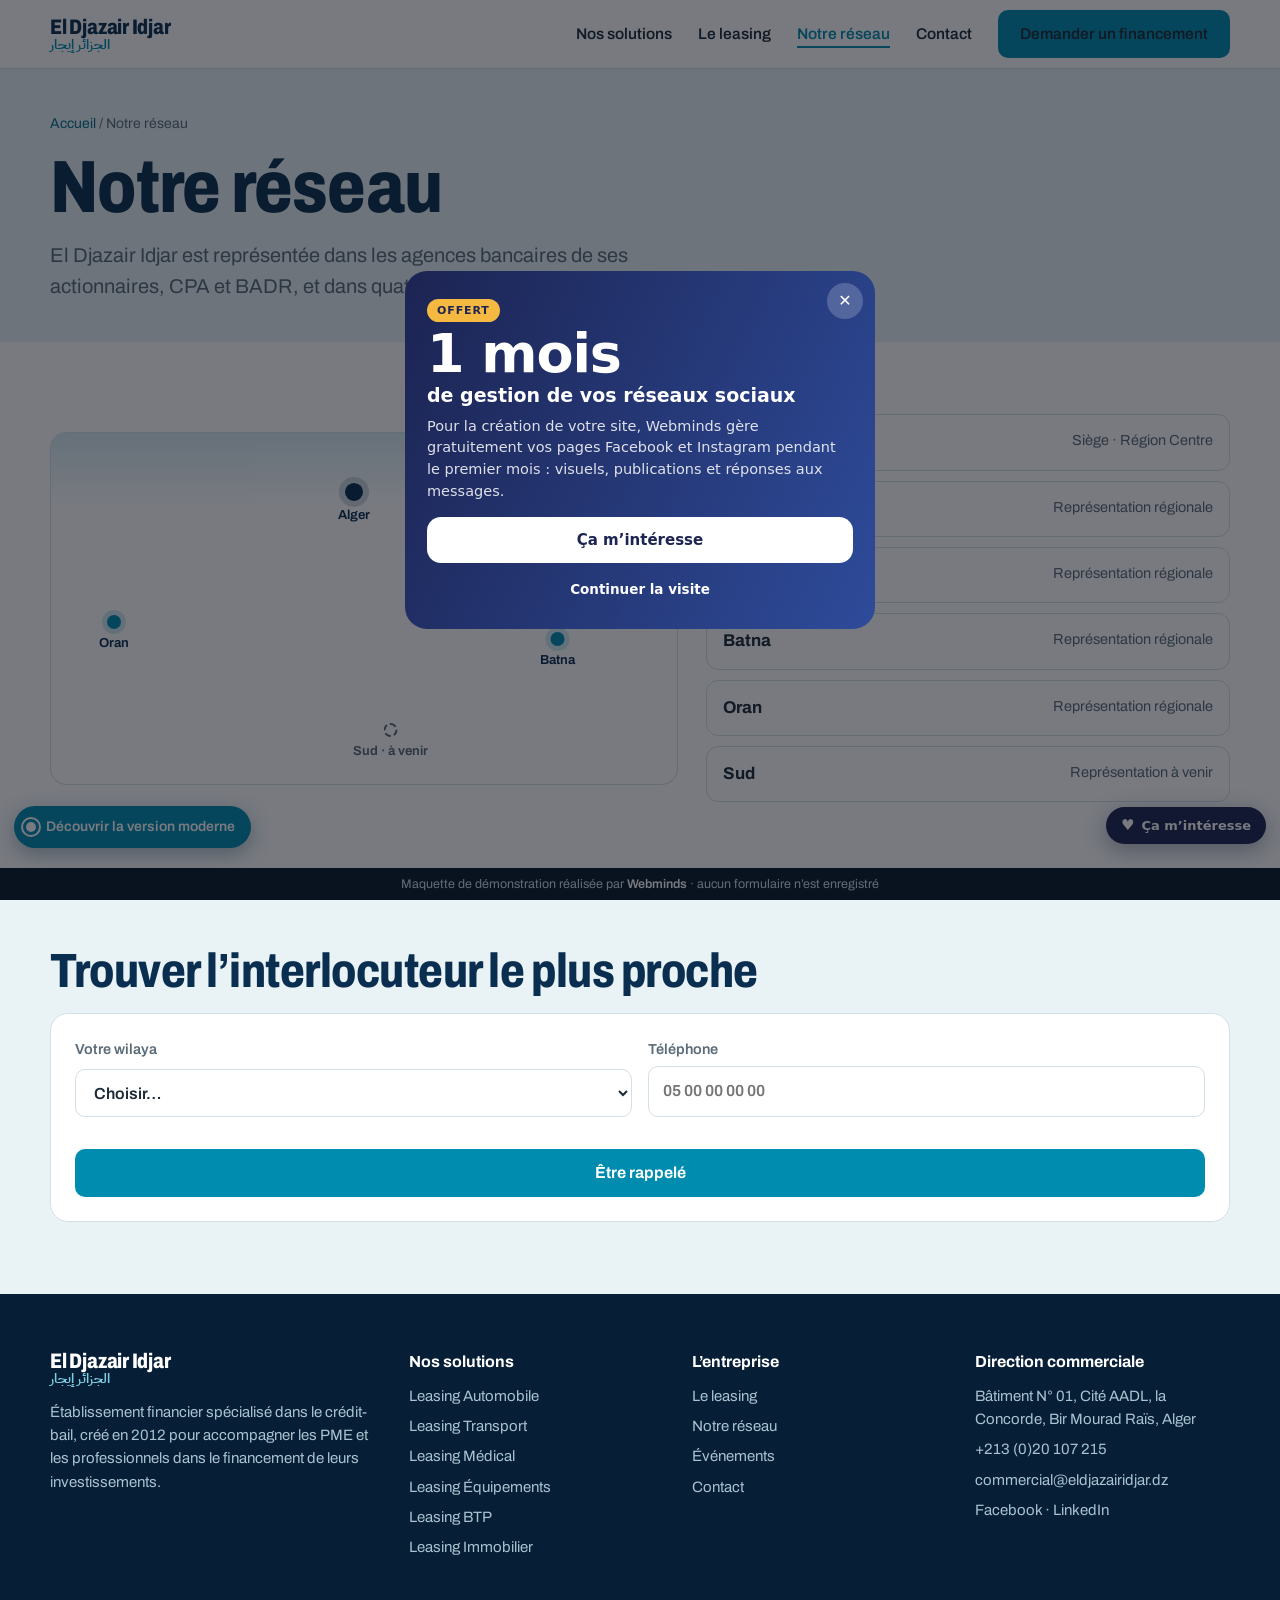
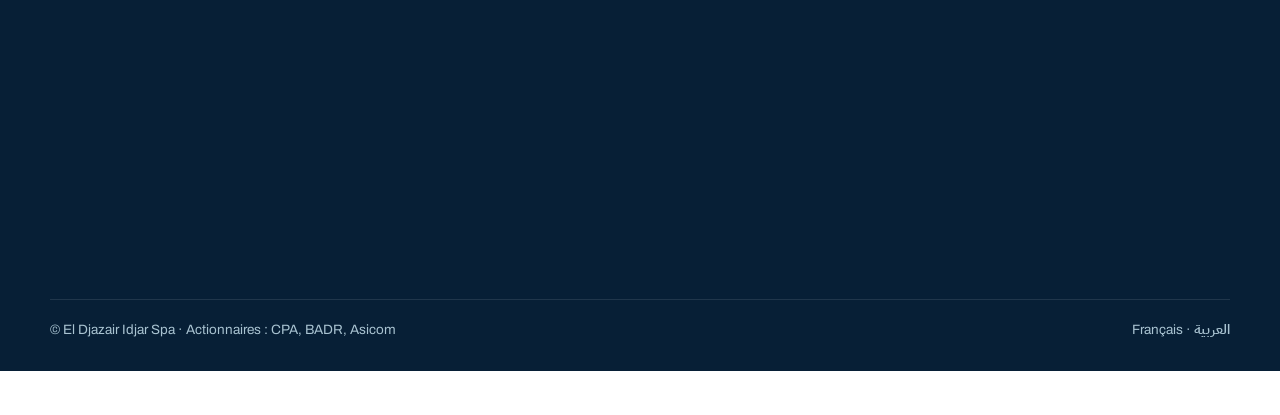
<file: reseau.html>
<!doctype html>
<html lang="fr">
<head>
<meta charset="utf-8">
<meta name="viewport" content="width=device-width, initial-scale=1, viewport-fit=cover">
<meta name="robots" content="noindex, nofollow">
<title>Notre réseau · El Djazair Idjar</title>
<link rel="stylesheet" href="css/base.css">
<link rel="stylesheet" href="css/corporate.css">
</head>
<body data-page="reseau">
<script src="js/common.js"></script>

<main>
  <section class="page-tete"><div class="wrap">
    <p class="fil"><a href="index.html">Accueil</a> / Notre réseau</p>
    <h1>Notre réseau</h1>
    <p class="lead">El Djazair Idjar est représentée dans les agences bancaires de ses actionnaires, CPA et BADR, et dans quatre représentations régionales.</p>
  </div></section>
  <section class="sec"><div class="wrap reseau">
    <div class="carte-pts" id="carte-pts"><div class="mer"></div></div>
    <ul class="liste-reseau" id="liste"></ul>
  </div></section>
  <section class="sec sec--glacier"><div class="wrap" style="display:grid;gap:16px">
    <h2>Trouver l’interlocuteur le plus proche</h2>
    <form class="form" data-demo="Merci. La représentation la plus proche vous contacte (démonstration : rien n’est enregistré).">
      <div class="ligne2">
        <label>Votre wilaya<select id="wil" required><option value="">Choisir…</option></select></label>
        <label>Téléphone<input type="tel" required placeholder="05 00 00 00 00"></label>
      </div>
      <p id="proche" class="lead" style="font-size:16px"></p>
      <button class="btn btn--plein" type="submit">Être rappelé</button>
    </form>
  </div></section>
</main>
<script src="js/corporate.js"></script>
<script>
carteReseau(document.getElementById("carte-pts"));
document.getElementById("liste").innerHTML = EDI.reseau.map(r=>`<li><b>${r.v}</b><span>${r.r}</span></li>`).join("")
  + `<li><b>Sud</b><span>Représentation à venir</span></li>`;
const W={"Alger":[36.73,3.05],"Blida":[36.47,2.83],"Boumerdès":[36.76,3.47],"Tipaza":[36.59,2.45],"Médéa":[36.26,2.75],"Tizi Ouzou":[36.71,4.05],"Béjaïa":[36.75,5.08],"Bouira":[36.37,3.90],"Bordj Bou Arréridj":[36.07,4.76],"Sétif":[36.19,5.41],"Jijel":[36.82,5.77],"Mila":[36.45,6.26],"Constantine":[36.36,6.61],"Batna":[35.56,6.17],"Biskra":[34.85,5.73],"Khenchela":[35.44,7.14],"Oum El Bouaghi":[35.88,7.11],"Annaba":[36.90,7.76],"Skikda":[36.88,6.91],"Guelma":[36.46,7.43],"Tébessa":[35.40,8.12],"M’Sila":[35.70,4.54],"Chlef":[36.17,1.33],"Relizane":[35.74,0.56],"Mostaganem":[35.93,0.09],"Oran":[35.70,-0.63],"Aïn Témouchent":[35.30,-1.14],"Tlemcen":[34.88,-1.32],"Sidi Bel Abbès":[35.19,-0.63],"Mascara":[35.40,0.14],"Tiaret":[35.37,1.32],"Djelfa":[34.67,3.26],"Laghouat":[33.80,2.87],"Ouargla":[31.95,5.33],"Ghardaïa":[32.49,3.67]};
const sel=document.getElementById("wil");
Object.keys(W).sort((a,b)=>a.localeCompare(b,"fr")).forEach(w=>sel.insertAdjacentHTML("beforeend",`<option>${w}</option>`));
sel.addEventListener("change",()=>{
  const c=W[sel.value]; if(!c){document.getElementById("proche").textContent="";return}
  const d=r=>Math.hypot((r.lat-c[0])*111,(r.lon-c[1])*90);
  const best=[...EDI.reseau].sort((a,b)=>d(a)-d(b))[0];
  document.getElementById("proche").innerHTML=`Représentation la plus proche : <b>${best.v}</b>, à environ ${Math.round(d(best))} km. Vous pouvez aussi déposer votre demande dans toute agence CPA ou BADR.`;
});
</script><script data-wml>(function(){if(window.__wmL)return;window.__wmL=1;
var C={"p": "El Djazair Idjar", "mail": null, "wa": "213797372452", "v": [["/", "Version corporate", "Claire et rassurante"], ["/v2/", "Version moderne", "Immersive et animée"]]};
function ready(f){document.readyState==='loading'?document.addEventListener('DOMContentLoaded',f):f()}
ready(function(){
var css='.wmL-b{position:fixed;right:14px;bottom:calc(56px + env(safe-area-inset-bottom));z-index:2147483000;border:0;border-radius:999px;background:#1C2452;color:#fff;font:700 13px/1 system-ui,-apple-system,Segoe UI,Roboto,sans-serif;padding:11px 15px;box-shadow:0 6px 22px rgba(20,30,60,.35);cursor:pointer;display:flex;align-items:center;gap:7px}'
+'@media(max-width:520px){.wmL-b{bottom:calc(112px + env(safe-area-inset-bottom));font-size:12.5px;padding:10px 13px}}'
+'.wmL-m{position:fixed;inset:0;z-index:2147483001;background:rgba(10,14,25,.55);display:none;align-items:flex-end;justify-content:center;font-family:system-ui,-apple-system,Segoe UI,Roboto,sans-serif}.wmL-m.on{display:flex}@media(min-width:700px){.wmL-m{align-items:center;padding:20px}}'
+'.wmL-x{box-sizing:border-box;position:relative;background:#fff;color:#1C2452;width:100%;max-width:470px;max-height:92vh;overflow:auto;border-radius:22px 22px 0 0;padding:24px 22px calc(22px + env(safe-area-inset-bottom));text-align:left}@media(min-width:700px){.wmL-x{border-radius:22px}}'
+'.wmL-x *{box-sizing:border-box}.wmL-c{position:absolute;top:12px;right:12px;width:36px;height:36px;border:0;border-radius:50%;background:#F0F2F1;font-size:16px;cursor:pointer;color:#1C2452}'
+'.wmL-x h3{font:800 26px/1.1 system-ui,-apple-system,sans-serif;margin:4px 40px 10px 0;color:inherit}.wmL-x p{margin:0 0 14px;line-height:1.5;font-size:14.5px;opacity:.85}'
+'.wmL-o{background:linear-gradient(115deg,#1C2452,#2E4B9A);color:#fff}.wmL-o .wmL-c{background:rgba(255,255,255,.2);color:#fff}.wmL-big{font:900 54px/.95 system-ui,-apple-system,sans-serif;letter-spacing:-.02em;margin:6px 0 2px}.wmL-big small{display:block;font-size:19px;font-weight:700;letter-spacing:0;margin-top:6px}'
+'.wmL-tag{display:inline-block;background:#F5B841;color:#1C2452;font:800 11px system-ui,sans-serif;letter-spacing:.08em;border-radius:999px;padding:5px 10px}'
+'.wmL-btn{display:flex;align-items:center;justify-content:center;width:100%;border:0;border-radius:14px;padding:14px;font:800 15px system-ui,-apple-system,sans-serif;cursor:pointer;margin-top:8px}.wmL-w{background:#fff;color:#1C2452}.wmL-g{background:#1FAF55;color:#fff}.wmL-n{background:#1C2452;color:#fff}.wmL-l{background:transparent;color:inherit;font-weight:600;font-size:13.5px;padding:10px}'
+'.wmL-s{font:700 11.5px system-ui,sans-serif;text-transform:uppercase;letter-spacing:.06em;opacity:.6;margin:12px 0 8px}.wmL-ch{display:grid;gap:8px}.wmL-ch label{display:flex;align-items:center;gap:10px;border:1.5px solid #E2E6E3;border-radius:12px;padding:11px 12px;cursor:pointer;font-size:14px;font-weight:600}.wmL-ch label small{display:block;font-weight:500;opacity:.65;font-size:12px}.wmL-ch input{width:18px;height:18px;flex:none;accent-color:#1FAF55}'
+'.wmL-f{display:grid;gap:8px;margin:12px 0 6px}.wmL-f input{border:1.5px solid #E2E6E3;border-radius:12px;padding:12px;font:500 16px system-ui,sans-serif;color:#1C2452;background:#fff;-webkit-user-select:text!important;user-select:text!important;width:100%}'
+'.wmL-ok{text-align:center}.wmL-ok i{display:grid;place-items:center;width:64px;height:64px;margin:6px auto 12px;border-radius:50%;background:#E8F7EE;color:#1FAF55;font-style:normal;font-size:30px}';
var st=document.createElement('style');st.textContent=css;document.head.appendChild(st);
function ss(k,v){try{if(v===undefined)return sessionStorage.getItem(k);sessionStorage.setItem(k,v)}catch(e){}}
var p=location.pathname,cur=0;C.v.forEach(function(v,i){if(v[0]!=='/'&&p.indexOf(v[0])===0)cur=i});
var off=document.createElement('div');off.className='wmL-m';off.innerHTML='<div class="wmL-x wmL-o" role="dialog" aria-modal="true"><button class="wmL-c" type="button" aria-label="Fermer">✕</button><span class="wmL-tag">OFFERT</span><div class="wmL-big">1 mois<small>de gestion de vos réseaux sociaux</small></div><p style="margin-top:12px">Pour la création de votre site, Webminds gère gratuitement vos pages Facebook et Instagram pendant le premier mois : visuels, publications et réponses aux messages.</p><button class="wmL-btn wmL-w" type="button" data-i>Ça m’intéresse</button><button class="wmL-btn wmL-l" type="button" data-c>Continuer la visite</button></div>';
var ch='';C.v.forEach(function(v,i){ch+='<label><input type="radio" name="wmLv" value="'+v[1]+'"'+(i===cur?' checked':'')+'><span>'+v[1]+(v[2]?'<small>'+v[2]+'</small>':'')+'</span></label>'});
var it=document.createElement('div');it.className='wmL-m';it.innerHTML='<div class="wmL-x" role="dialog" aria-modal="true"><button class="wmL-c" type="button" aria-label="Fermer">✕</button><div data-s1><h3>Cette maquette vous plaît ?</h3><p>Choisissez la version qui vous intéresse : Webminds vous recontacte pour vous la présenter.</p>'+(C.v.length>1?'<div class="wmL-s">La version préférée</div><div class="wmL-ch">'+ch+'</div>':'')+'<div class="wmL-s">En plus</div><div class="wmL-ch"><label><input type="checkbox" value="Gestion des réseaux sociaux (1 mois offert)"><span>Réseaux sociaux<small>1 mois de gestion offert avec le site</small></span></label></div><div class="wmL-f"><input name="n" placeholder="Votre nom" autocomplete="name"><input name="t" type="tel" inputmode="tel" placeholder="Votre téléphone (facultatif)" autocomplete="tel"></div><button class="wmL-btn wmL-g" type="button" data-w>Envoyer sur WhatsApp</button>'+(C.mail?'<button class="wmL-btn wmL-l" type="button" data-e>Envoyer par e-mail</button>':'')+'</div><div class="wmL-ok" data-s2 hidden><i>✓</i><h3 style="margin:0 0 8px">Merci !</h3><p>Votre choix a bien été transmis à Webminds. Nous vous recontactons très vite.</p><button class="wmL-btn wmL-n" type="button" data-c>Continuer la visite</button></div></div>';
document.body.appendChild(off);document.body.appendChild(it);
var b=document.createElement('button');b.type='button';b.className='wmL-b';b.innerHTML='<b style="font-size:15px">♥</b>Ça m’intéresse';document.body.appendChild(b);
function op(m){off.classList.remove('on');it.classList.remove('on');m.classList.add('on')}
[off,it].forEach(function(m){m.addEventListener('click',function(e){if(e.target===m||e.target.closest('.wmL-c')||e.target.closest('[data-c]'))m.classList.remove('on')})});
b.onclick=function(){op(it)};off.querySelector('[data-i]').onclick=function(){op(it)};
function msg(){var v=(it.querySelector('input[name=wmLv]:checked')||{}).value||C.v[cur][1],x=[].map.call(it.querySelectorAll('input[type=checkbox]:checked'),function(c){return c.value}),n=it.querySelector('[name=n]').value.trim(),t=it.querySelector('[name=t]').value.trim();
 return{v:v,x:x,n:n,t:t,txt:'Bonjour Webminds, la maquette '+C.p+' m’intéresse.\nVersion préférée : '+v+(x.length?'\nEn plus : '+x.join(', '):'')+(n?'\nNom : '+n:'')+(t?'\nTéléphone : '+t:'')+'\nLien : '+location.origin+C.v[cur][0]}}
function mail(m){if(!C.mail)return;try{fetch('https://formsubmit.co/ajax/'+C.mail,{method:'POST',keepalive:true,headers:{'Content-Type':'application/json','Accept':'application/json'},body:JSON.stringify({_subject:'Maquette '+C.p+' : intéressé ('+m.v+')',Prospect:C.p,Version:m.v,Options:m.x.join(', ')||'-',Nom:m.n||'-',Telephone:m.t||'-',Lien:location.origin+C.v[cur][0],_template:'table',_captcha:'false'})}).catch(function(){})}catch(e){}}
function done(){it.querySelector('[data-s1]').hidden=true;it.querySelector('[data-s2]').hidden=false;ss('wmL-sent','1')}
it.querySelector('[data-w]').onclick=function(){var m=msg();mail(m);done();location.href='https://wa.me/'+C.wa+'?text='+encodeURIComponent(m.txt)};
var e=it.querySelector('[data-e]');if(e)e.onclick=function(){mail(msg());done()};
var sh=ss('wmL-off');addEventListener('scroll',function(){var r=(scrollY+innerHeight)/document.documentElement.scrollHeight;
 if(!sh&&scrollY>500&&r>.3){sh=1;ss('wmL-off','1');op(off)}
 if(!ss('wmL-it')&&!ss('wmL-sent')&&sh&&r>.92&&!off.classList.contains('on')){ss('wmL-it','1');op(it)}},{passive:true});
});})();
</script></body></html>
</file>
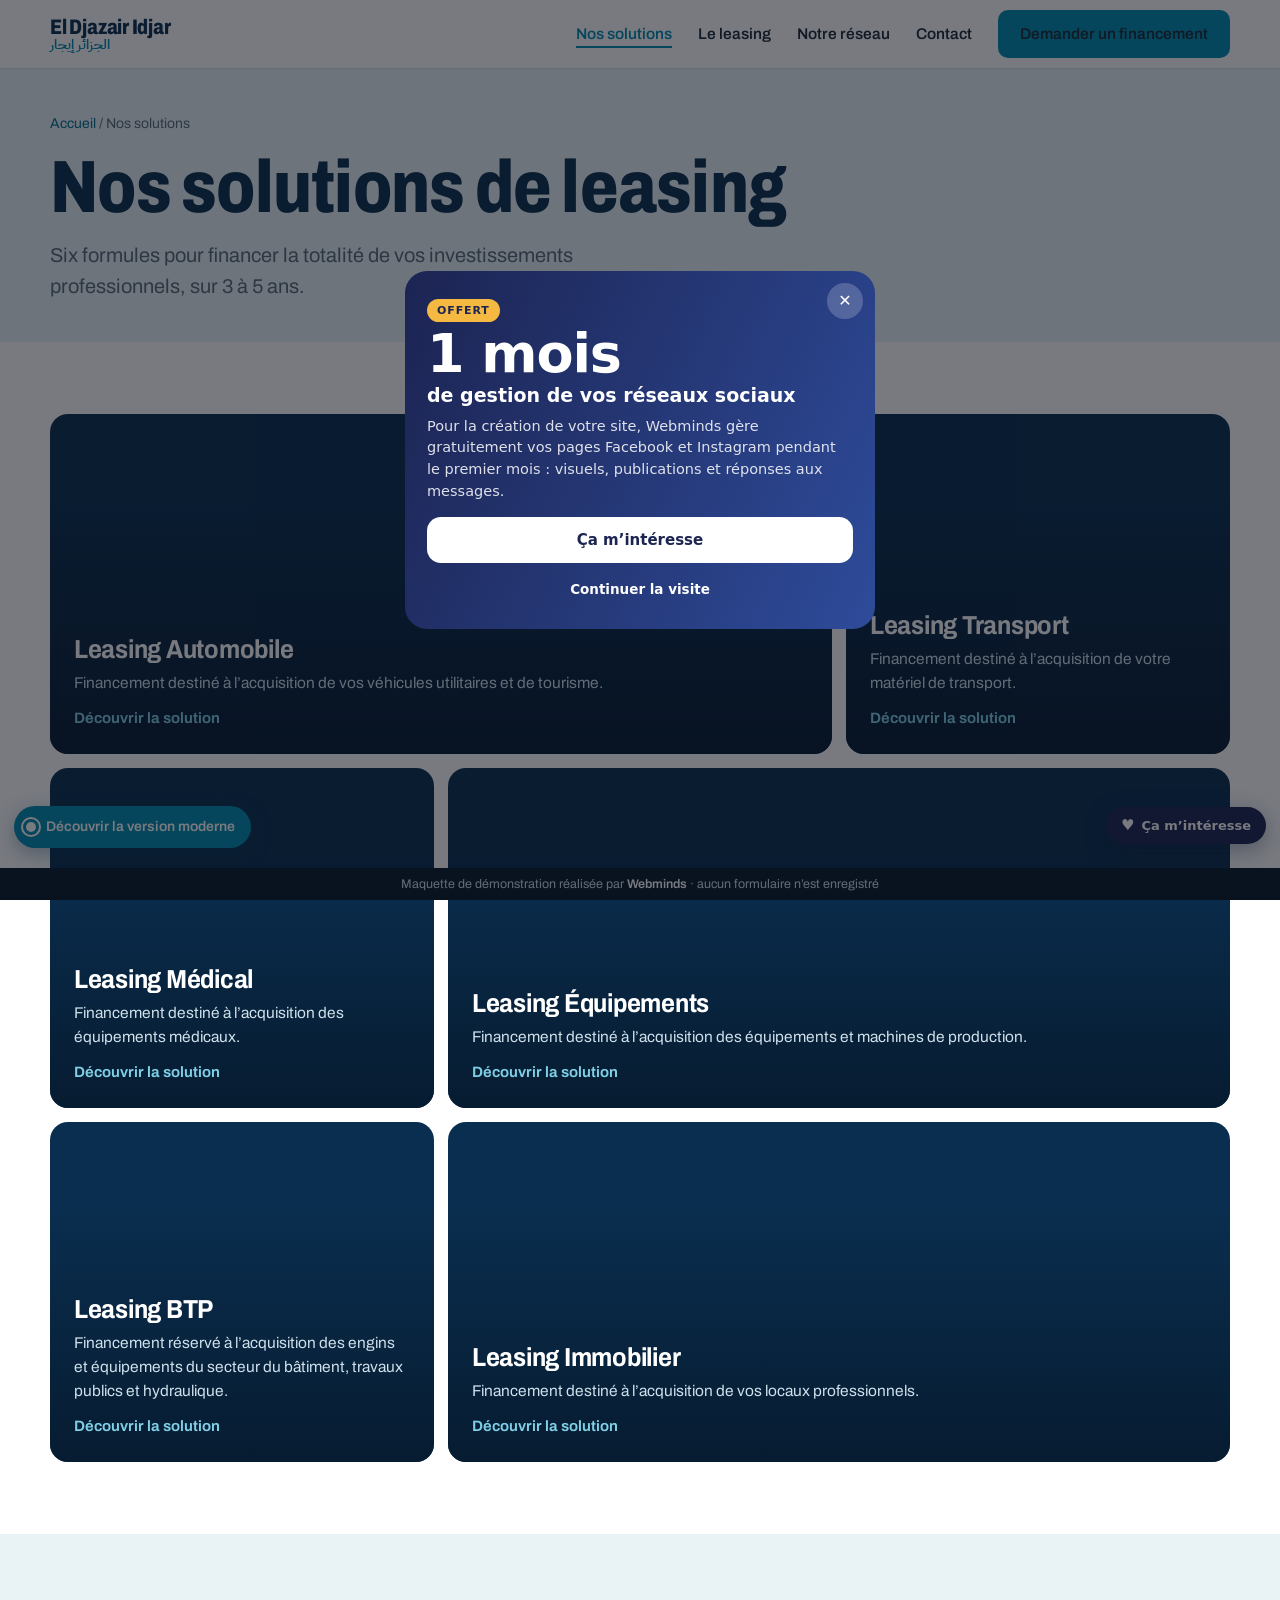
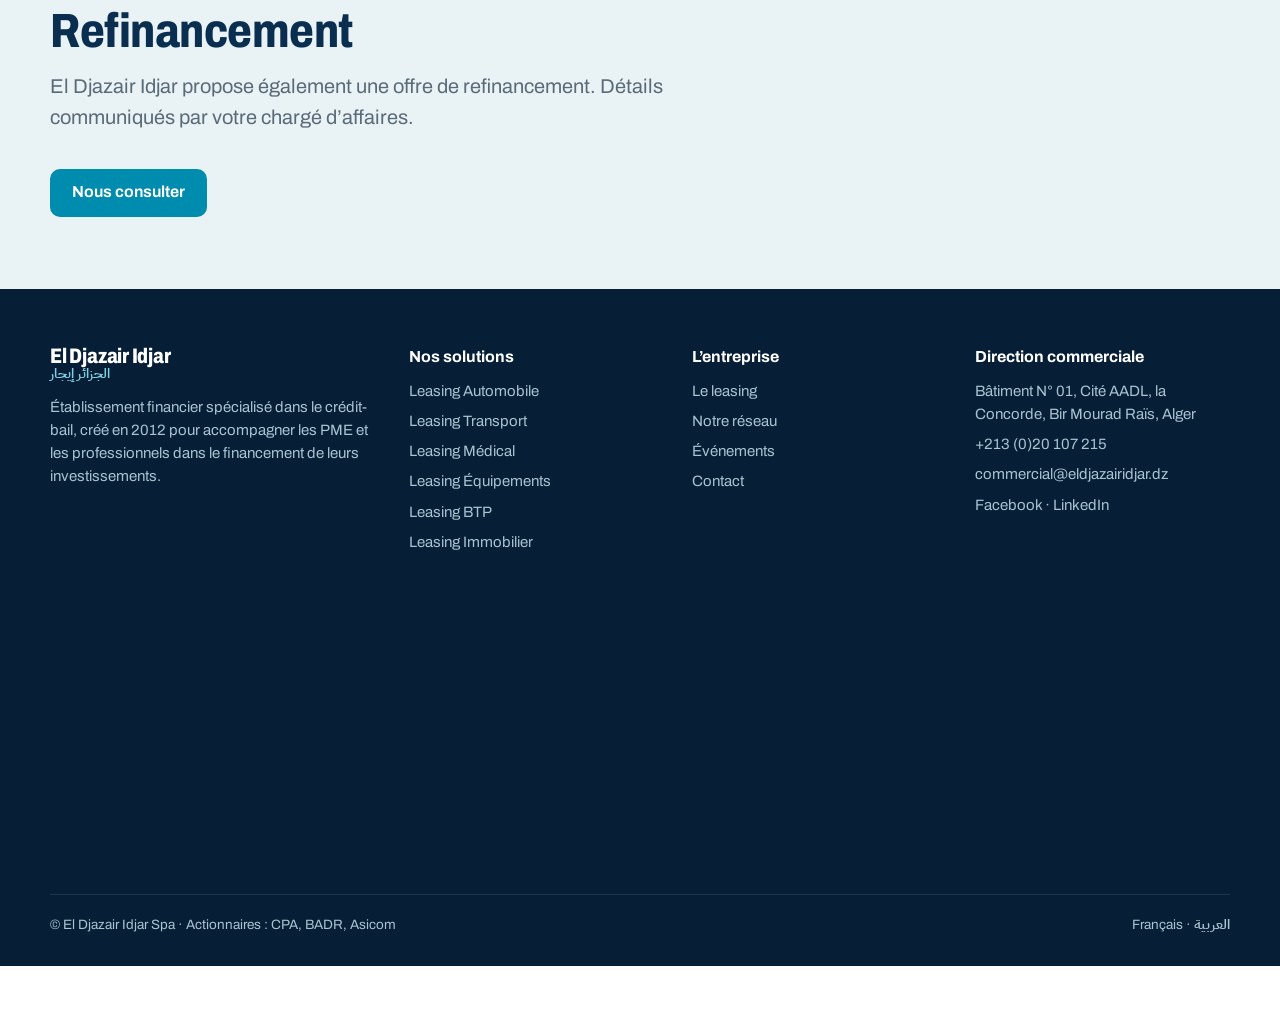
<file: solutions.html>
<!doctype html>
<html lang="fr">
<head>
<meta charset="utf-8">
<meta name="viewport" content="width=device-width, initial-scale=1, viewport-fit=cover">
<meta name="robots" content="noindex, nofollow">
<title>Nos solutions de leasing · El Djazair Idjar</title>
<link rel="stylesheet" href="css/base.css">
<link rel="stylesheet" href="css/corporate.css">
</head>
<body data-page="solutions">
<script src="js/common.js"></script>

<main>
  <section class="page-tete"><div class="wrap">
    <p class="fil"><a href="index.html">Accueil</a> / Nos solutions</p>
    <h1>Nos solutions de leasing</h1>
    <p class="lead">Six formules pour financer la totalité de vos investissements professionnels, sur 3 à 5 ans.</p>
  </div></section>
  <section class="sec"><div class="wrap"><div class="grille-sol" id="grille-sol"></div></div></section>
  <section class="sec sec--glacier"><div class="wrap">
    <div class="sec-tete"><h2>Refinancement</h2><p class="lead">El Djazair Idjar propose également une offre de refinancement. Détails communiqués par votre chargé d’affaires.</p></div>
    <a class="btn btn--plein" href="contact.html#demande">Nous consulter</a>
  </div></section>
</main>
<script src="js/corporate.js"></script>
<script>
document.getElementById("grille-sol").innerHTML = EDI.produits.map(carteSol).join("");
</script><script data-wml>(function(){if(window.__wmL)return;window.__wmL=1;
var C={"p": "El Djazair Idjar", "mail": null, "wa": "213797372452", "v": [["/", "Version corporate", "Claire et rassurante"], ["/v2/", "Version moderne", "Immersive et animée"]]};
function ready(f){document.readyState==='loading'?document.addEventListener('DOMContentLoaded',f):f()}
ready(function(){
var css='.wmL-b{position:fixed;right:14px;bottom:calc(56px + env(safe-area-inset-bottom));z-index:2147483000;border:0;border-radius:999px;background:#1C2452;color:#fff;font:700 13px/1 system-ui,-apple-system,Segoe UI,Roboto,sans-serif;padding:11px 15px;box-shadow:0 6px 22px rgba(20,30,60,.35);cursor:pointer;display:flex;align-items:center;gap:7px}'
+'@media(max-width:520px){.wmL-b{bottom:calc(112px + env(safe-area-inset-bottom));font-size:12.5px;padding:10px 13px}}'
+'.wmL-m{position:fixed;inset:0;z-index:2147483001;background:rgba(10,14,25,.55);display:none;align-items:flex-end;justify-content:center;font-family:system-ui,-apple-system,Segoe UI,Roboto,sans-serif}.wmL-m.on{display:flex}@media(min-width:700px){.wmL-m{align-items:center;padding:20px}}'
+'.wmL-x{box-sizing:border-box;position:relative;background:#fff;color:#1C2452;width:100%;max-width:470px;max-height:92vh;overflow:auto;border-radius:22px 22px 0 0;padding:24px 22px calc(22px + env(safe-area-inset-bottom));text-align:left}@media(min-width:700px){.wmL-x{border-radius:22px}}'
+'.wmL-x *{box-sizing:border-box}.wmL-c{position:absolute;top:12px;right:12px;width:36px;height:36px;border:0;border-radius:50%;background:#F0F2F1;font-size:16px;cursor:pointer;color:#1C2452}'
+'.wmL-x h3{font:800 26px/1.1 system-ui,-apple-system,sans-serif;margin:4px 40px 10px 0;color:inherit}.wmL-x p{margin:0 0 14px;line-height:1.5;font-size:14.5px;opacity:.85}'
+'.wmL-o{background:linear-gradient(115deg,#1C2452,#2E4B9A);color:#fff}.wmL-o .wmL-c{background:rgba(255,255,255,.2);color:#fff}.wmL-big{font:900 54px/.95 system-ui,-apple-system,sans-serif;letter-spacing:-.02em;margin:6px 0 2px}.wmL-big small{display:block;font-size:19px;font-weight:700;letter-spacing:0;margin-top:6px}'
+'.wmL-tag{display:inline-block;background:#F5B841;color:#1C2452;font:800 11px system-ui,sans-serif;letter-spacing:.08em;border-radius:999px;padding:5px 10px}'
+'.wmL-btn{display:flex;align-items:center;justify-content:center;width:100%;border:0;border-radius:14px;padding:14px;font:800 15px system-ui,-apple-system,sans-serif;cursor:pointer;margin-top:8px}.wmL-w{background:#fff;color:#1C2452}.wmL-g{background:#1FAF55;color:#fff}.wmL-n{background:#1C2452;color:#fff}.wmL-l{background:transparent;color:inherit;font-weight:600;font-size:13.5px;padding:10px}'
+'.wmL-s{font:700 11.5px system-ui,sans-serif;text-transform:uppercase;letter-spacing:.06em;opacity:.6;margin:12px 0 8px}.wmL-ch{display:grid;gap:8px}.wmL-ch label{display:flex;align-items:center;gap:10px;border:1.5px solid #E2E6E3;border-radius:12px;padding:11px 12px;cursor:pointer;font-size:14px;font-weight:600}.wmL-ch label small{display:block;font-weight:500;opacity:.65;font-size:12px}.wmL-ch input{width:18px;height:18px;flex:none;accent-color:#1FAF55}'
+'.wmL-f{display:grid;gap:8px;margin:12px 0 6px}.wmL-f input{border:1.5px solid #E2E6E3;border-radius:12px;padding:12px;font:500 16px system-ui,sans-serif;color:#1C2452;background:#fff;-webkit-user-select:text!important;user-select:text!important;width:100%}'
+'.wmL-ok{text-align:center}.wmL-ok i{display:grid;place-items:center;width:64px;height:64px;margin:6px auto 12px;border-radius:50%;background:#E8F7EE;color:#1FAF55;font-style:normal;font-size:30px}';
var st=document.createElement('style');st.textContent=css;document.head.appendChild(st);
function ss(k,v){try{if(v===undefined)return sessionStorage.getItem(k);sessionStorage.setItem(k,v)}catch(e){}}
var p=location.pathname,cur=0;C.v.forEach(function(v,i){if(v[0]!=='/'&&p.indexOf(v[0])===0)cur=i});
var off=document.createElement('div');off.className='wmL-m';off.innerHTML='<div class="wmL-x wmL-o" role="dialog" aria-modal="true"><button class="wmL-c" type="button" aria-label="Fermer">✕</button><span class="wmL-tag">OFFERT</span><div class="wmL-big">1 mois<small>de gestion de vos réseaux sociaux</small></div><p style="margin-top:12px">Pour la création de votre site, Webminds gère gratuitement vos pages Facebook et Instagram pendant le premier mois : visuels, publications et réponses aux messages.</p><button class="wmL-btn wmL-w" type="button" data-i>Ça m’intéresse</button><button class="wmL-btn wmL-l" type="button" data-c>Continuer la visite</button></div>';
var ch='';C.v.forEach(function(v,i){ch+='<label><input type="radio" name="wmLv" value="'+v[1]+'"'+(i===cur?' checked':'')+'><span>'+v[1]+(v[2]?'<small>'+v[2]+'</small>':'')+'</span></label>'});
var it=document.createElement('div');it.className='wmL-m';it.innerHTML='<div class="wmL-x" role="dialog" aria-modal="true"><button class="wmL-c" type="button" aria-label="Fermer">✕</button><div data-s1><h3>Cette maquette vous plaît ?</h3><p>Choisissez la version qui vous intéresse : Webminds vous recontacte pour vous la présenter.</p>'+(C.v.length>1?'<div class="wmL-s">La version préférée</div><div class="wmL-ch">'+ch+'</div>':'')+'<div class="wmL-s">En plus</div><div class="wmL-ch"><label><input type="checkbox" value="Gestion des réseaux sociaux (1 mois offert)"><span>Réseaux sociaux<small>1 mois de gestion offert avec le site</small></span></label></div><div class="wmL-f"><input name="n" placeholder="Votre nom" autocomplete="name"><input name="t" type="tel" inputmode="tel" placeholder="Votre téléphone (facultatif)" autocomplete="tel"></div><button class="wmL-btn wmL-g" type="button" data-w>Envoyer sur WhatsApp</button>'+(C.mail?'<button class="wmL-btn wmL-l" type="button" data-e>Envoyer par e-mail</button>':'')+'</div><div class="wmL-ok" data-s2 hidden><i>✓</i><h3 style="margin:0 0 8px">Merci !</h3><p>Votre choix a bien été transmis à Webminds. Nous vous recontactons très vite.</p><button class="wmL-btn wmL-n" type="button" data-c>Continuer la visite</button></div></div>';
document.body.appendChild(off);document.body.appendChild(it);
var b=document.createElement('button');b.type='button';b.className='wmL-b';b.innerHTML='<b style="font-size:15px">♥</b>Ça m’intéresse';document.body.appendChild(b);
function op(m){off.classList.remove('on');it.classList.remove('on');m.classList.add('on')}
[off,it].forEach(function(m){m.addEventListener('click',function(e){if(e.target===m||e.target.closest('.wmL-c')||e.target.closest('[data-c]'))m.classList.remove('on')})});
b.onclick=function(){op(it)};off.querySelector('[data-i]').onclick=function(){op(it)};
function msg(){var v=(it.querySelector('input[name=wmLv]:checked')||{}).value||C.v[cur][1],x=[].map.call(it.querySelectorAll('input[type=checkbox]:checked'),function(c){return c.value}),n=it.querySelector('[name=n]').value.trim(),t=it.querySelector('[name=t]').value.trim();
 return{v:v,x:x,n:n,t:t,txt:'Bonjour Webminds, la maquette '+C.p+' m’intéresse.\nVersion préférée : '+v+(x.length?'\nEn plus : '+x.join(', '):'')+(n?'\nNom : '+n:'')+(t?'\nTéléphone : '+t:'')+'\nLien : '+location.origin+C.v[cur][0]}}
function mail(m){if(!C.mail)return;try{fetch('https://formsubmit.co/ajax/'+C.mail,{method:'POST',keepalive:true,headers:{'Content-Type':'application/json','Accept':'application/json'},body:JSON.stringify({_subject:'Maquette '+C.p+' : intéressé ('+m.v+')',Prospect:C.p,Version:m.v,Options:m.x.join(', ')||'-',Nom:m.n||'-',Telephone:m.t||'-',Lien:location.origin+C.v[cur][0],_template:'table',_captcha:'false'})}).catch(function(){})}catch(e){}}
function done(){it.querySelector('[data-s1]').hidden=true;it.querySelector('[data-s2]').hidden=false;ss('wmL-sent','1')}
it.querySelector('[data-w]').onclick=function(){var m=msg();mail(m);done();location.href='https://wa.me/'+C.wa+'?text='+encodeURIComponent(m.txt)};
var e=it.querySelector('[data-e]');if(e)e.onclick=function(){mail(msg());done()};
var sh=ss('wmL-off');addEventListener('scroll',function(){var r=(scrollY+innerHeight)/document.documentElement.scrollHeight;
 if(!sh&&scrollY>500&&r>.3){sh=1;ss('wmL-off','1');op(off)}
 if(!ss('wmL-it')&&!ss('wmL-sent')&&sh&&r>.92&&!off.classList.contains('on')){ss('wmL-it','1');op(it)}},{passive:true});
});})();
</script></body></html>
</file>
<file: css/base.css>
@font-face{font-family:"Archivo";src:url(../fonts/archivo-latin-standard-normal.woff2) format("woff2");font-weight:100 900;font-stretch:62% 125%;font-display:swap;unicode-range:U+0000-00FF,U+0131,U+0152-0153,U+02BB-02BC,U+02C6,U+02DA,U+02DC,U+2000-206F,U+20AC,U+2122,U+2191,U+2193,U+2212,U+2215,U+FEFF,U+FFFD}
@font-face{font-family:"Archivo";src:url(../fonts/archivo-latin-ext-standard-normal.woff2) format("woff2");font-weight:100 900;font-stretch:62% 125%;font-display:swap;unicode-range:U+0100-02AF,U+0304,U+0308,U+0329,U+1E00-1EFF,U+20A0-20AB,U+20AD-20C0,U+2113,U+2C60-2C7F,U+A720-A7FF}
@font-face{font-family:"Plex Arabic";src:url(../fonts/ibm-plex-sans-arabic-arabic-500-normal.woff2) format("woff2");font-weight:500;font-display:swap}
@font-face{font-family:"Plex Arabic";src:url(../fonts/ibm-plex-sans-arabic-arabic-600-normal.woff2) format("woff2");font-weight:600;font-display:swap}

:root{
  --encre:#0A2E4F;      /* bleu nuit, dérivé du #034075 d'EDI */
  --encre-2:#123D63;
  --petrole:#008CAF;    /* bleu pétrole relevé sur leur site */
  --petrole-fonce:#006E8C;
  --glacier:#E9F2F5;
  --papier:#FFFFFF;
  --texte:#1B2A36;
  --gris:#5A6B78;
  --ligne:#D3E0E6;
  --ambre:#C7811A;
  --f:"Archivo",system-ui,-apple-system,"Segoe UI",Roboto,Arial,sans-serif;
  --ar:"Plex Arabic","Geeza Pro","Segoe UI",Tahoma,sans-serif;
}
*,*::before,*::after{box-sizing:border-box}
html{-webkit-text-size-adjust:100%;scroll-behavior:smooth}
body{margin:0;font-family:var(--f);color:var(--texte);background:var(--papier);line-height:1.55;font-size:17px;padding-bottom:44px}
img,svg{max-width:100%;display:block}
a{color:inherit}
button,input,select,textarea{font:inherit;color:inherit}
:focus-visible{outline:3px solid var(--petrole);outline-offset:2px}
@media (prefers-reduced-motion:reduce){*{animation:none!important;transition:none!important;scroll-behavior:auto!important}}
.ar{font-family:var(--ar);font-weight:600}
.num{font-variant-numeric:tabular-nums}

/* Bandeau démonstration */
.wm-demo{position:fixed;left:0;right:0;bottom:0;z-index:90;background:#0A1A2A;color:#cfe0ea;font-size:12.5px;line-height:1.3;text-align:center;padding:8px 12px calc(8px + env(safe-area-inset-bottom,0px))}
.wm-demo b{color:#fff;font-weight:600}

/* Pastille de bascule de version */
.wm-switch{position:fixed;left:14px;bottom:calc(52px + env(safe-area-inset-bottom,0px));z-index:91;display:flex;align-items:center;gap:10px;padding:10px 16px 10px 12px;border-radius:999px;background:var(--petrole);color:#fff;text-decoration:none;font-size:14px;font-weight:600;box-shadow:0 6px 20px rgba(0,60,90,.35)}
.wm-switch .dot{width:10px;height:10px;border-radius:50%;background:#fff;position:relative}
.wm-switch .dot::after{content:"";position:absolute;inset:-5px;border-radius:50%;border:2px solid #fff;animation:wmPing 1.8s ease-out infinite}
@keyframes wmPing{from{transform:scale(.6);opacity:1}to{transform:scale(1.7);opacity:0}}

/* Pastille "à valider" */
.avalider{display:inline-flex;align-items:center;gap:7px;background:#FFF3E0;color:#8A5300;border:1px solid #F1C98A;border-radius:999px;padding:4px 11px;font-size:12.5px;font-weight:600;line-height:1.3}
.avalider::before{content:"";width:8px;height:8px;border-radius:50%;background:var(--ambre);flex:none}

/* Toast formulaires factices */
.wm-toast{position:fixed;left:50%;bottom:110px;transform:translate(-50%,20px);opacity:0;z-index:95;background:var(--encre);color:#fff;padding:14px 18px;border-radius:12px;max-width:min(92vw,440px);font-size:15px;transition:.3s;pointer-events:none}
.wm-toast.on{opacity:1;transform:translate(-50%,0)}
</file>
<file: css/corporate.css>
.wrap{width:min(1180px,100% - 40px);margin-inline:auto}
h1,h2,h3{font-stretch:82%;line-height:1.05;letter-spacing:-.01em;color:var(--encre);margin:0}
h1{font-size:clamp(38px,9vw,74px);font-weight:800}
h2{font-size:clamp(30px,6vw,48px);font-weight:780}
h3{font-size:22px;font-weight:700;font-stretch:90%}
p{margin:0}
.lead{font-size:clamp(17px,2.2vw,20px);color:var(--gris);max-width:58ch}
.btn{display:inline-flex;align-items:center;justify-content:center;gap:8px;min-height:48px;padding:0 22px;border-radius:10px;font-weight:650;text-decoration:none;border:0;cursor:pointer;font-size:16px}
.btn--plein{background:var(--petrole);color:#fff}
.btn--plein:hover{background:var(--petrole-fonce)}
.btn--trait{background:transparent;color:var(--encre);box-shadow:inset 0 0 0 2px var(--encre)}
.sec{padding:72px 0}
.sec--glacier{background:var(--glacier)}
.sec--encre{background:var(--encre);color:#d7e6ee}
.sec--encre h2,.sec--encre h3{color:#fff}
.sec-tete{display:grid;gap:14px;margin-bottom:36px;max-width:720px}

/* En-tête */
.top{position:sticky;top:0;z-index:50;background:rgba(255,255,255,.96);backdrop-filter:blur(8px);border-bottom:1px solid var(--ligne);padding-top:env(safe-area-inset-top,0px)}
.top .wrap{display:flex;align-items:center;justify-content:space-between;height:68px;gap:16px}
.logo{display:flex;align-items:center;gap:10px;text-decoration:none}
.logo img{height:46px;width:auto}
.logo.has-img .logo-txt{display:none}
.logo-txt{display:grid;line-height:1.05}
.logo-fr{font-weight:800;font-stretch:80%;font-size:21px;color:var(--encre);letter-spacing:-.01em}
.logo-ar{font-size:14px;color:var(--petrole)}
.logo--light .logo-fr{color:#fff}
.logo--light .logo-ar{color:#7fd0e6}
.nav{display:none;gap:26px;align-items:center}
.nav a{text-decoration:none;font-weight:560;font-size:15.5px;color:var(--texte)}
.nav a[aria-current]{color:var(--petrole);box-shadow:0 2px 0 var(--petrole)}
.burger{width:46px;height:46px;border:0;background:var(--glacier);border-radius:10px;display:grid;place-items:center;cursor:pointer}
.burger span{display:block;width:20px;height:2px;background:var(--encre);box-shadow:0 6px 0 var(--encre),0 -6px 0 var(--encre)}
.menu-mob{display:none;border-top:1px solid var(--ligne);padding:8px 20px 18px;background:#fff}
.menu-mob.ouvert{display:grid}
.menu-mob a{padding:13px 0;border-bottom:1px solid var(--glacier);text-decoration:none;font-weight:600}
.menu-mob .btn{margin-top:14px}
@media (min-width:980px){.nav{display:flex}.burger,.menu-mob,.menu-mob.ouvert{display:none}}

/* Hero photo */
.hero{position:relative;overflow:hidden;background:var(--encre);color:#fff;padding:36vh 0 64px;isolation:isolate}
.hero-bg{position:absolute;inset:0;z-index:-2}
.hero-bg div{position:absolute;inset:0;background-size:cover;background-position:center;opacity:0;transform:scale(1.08);transition:opacity 1.1s ease,transform 7s ease-out}
.hero-bg div.on{opacity:1;transform:scale(1)}
.hero::after{content:"";position:absolute;inset:0;z-index:-1;background:linear-gradient(180deg,rgba(6,26,46,.1) 0%,rgba(6,26,46,.15) 22%,rgba(6,26,46,.8) 40%,rgba(6,26,46,.97) 62%)}
@media (min-width:980px){.hero::after{background:linear-gradient(90deg,rgba(6,26,46,.94) 0%,rgba(6,26,46,.7) 48%,rgba(6,26,46,.25) 100%)}}
.hero .wrap{display:grid;gap:32px}
.hero h1{color:#fff;text-wrap:balance}
.hero .lead{color:#c9dde7}
.hero-txt{display:grid;gap:20px;align-content:start}
.hero-txt .ar{font-size:20px;color:#7fd0e6}
.hero-acts{display:flex;flex-wrap:wrap;gap:12px}
.hero .btn--trait{color:#fff;box-shadow:inset 0 0 0 2px rgba(255,255,255,.7)}
.hero-faits{display:flex;flex-wrap:wrap;gap:10px 22px;color:#a9c6d4;font-size:15px;padding-top:6px}
.hero-faits b{color:#fff}
.hero-legende{display:flex;align-items:center;gap:10px;font-size:14px;color:#a9c6d4}
.hero-legende i{width:28px;height:2px;background:#7fd0e6}
@media (min-width:980px){.hero{padding:64px 0 110px}.hero .wrap{grid-template-columns:1.05fr .95fr;align-items:center;gap:56px}}

/* Simulateur */
.sim{background:#fff;border:1px solid var(--ligne);border-radius:18px;padding:22px;display:grid;gap:18px;box-shadow:0 18px 50px -24px rgba(10,46,79,.35)}
.sim h3{font-size:24px}
.sim-biens{display:grid;grid-template-columns:repeat(3,1fr);gap:8px}
.sim-biens button{position:relative;aspect-ratio:4/3;border-radius:12px;border:0;padding:0;overflow:hidden;cursor:pointer;background:var(--encre) center/cover no-repeat;display:flex;align-items:flex-end;outline:2px solid transparent;outline-offset:2px;transition:outline-color .2s}
.sim-biens button span{position:relative;z-index:1;width:100%;padding:6px 8px;font-size:12.5px;font-weight:650;color:#fff;text-align:left;background:linear-gradient(transparent,rgba(6,26,46,.85))}
.sim-biens button::before{content:"";position:absolute;inset:0;background:rgba(6,26,46,.35);transition:background .2s}
.sim-biens button[aria-pressed="true"]{outline-color:var(--petrole)}
.sim-biens button[aria-pressed="true"]::before{background:rgba(0,140,175,.12)}
.champ{display:grid;gap:6px}
.champ label{font-size:14px;font-weight:600;color:var(--gris);display:flex;justify-content:space-between;gap:10px}
.champ label output{color:var(--encre);font-weight:700}
.champ input[type=range]{width:100%;accent-color:var(--petrole);height:28px}
.prix-box{display:flex;align-items:center;border:1.5px solid var(--ligne);border-radius:10px;padding:0 14px;min-height:50px}
.prix-box input{border:0;outline:0;width:100%;font-size:20px;font-weight:700;color:var(--encre);background:transparent}
.prix-box:focus-within{border-color:var(--petrole)}
.prix-box span{color:var(--gris);font-weight:600}
.sim-res{background:var(--encre);color:#cfe3ee;border-radius:14px;padding:18px;display:grid;gap:12px}
.sim-res .mensuel{display:flex;align-items:baseline;justify-content:space-between;gap:10px;flex-wrap:wrap}
.sim-res .mensuel strong{font-size:clamp(30px,7vw,40px);color:#fff;font-stretch:85%;font-weight:800}
.sim-res dl{display:grid;grid-template-columns:1fr auto;gap:6px 12px;margin:0;font-size:14.5px}
.sim-res dd{margin:0;color:#fff;font-weight:650;text-align:right}
.barres{display:flex;align-items:flex-end;gap:2px;height:64px;padding-top:4px}
.barres i{flex:1;background:#4FB3D1;border-radius:2px 2px 0 0;min-height:3px;transition:height .35s}
.barres i.p{background:#fff}
.barres i.vr{background:#F1C98A}
.barres-leg{display:flex;justify-content:space-between;font-size:12.5px;color:#9bbccc}

/* Solutions */
.grille-sol{display:grid;gap:14px}
@media (min-width:700px){.grille-sol{grid-template-columns:repeat(2,1fr)}}
@media (min-width:1050px){.grille-sol{grid-template-columns:repeat(3,1fr)}}
.sol{position:relative;display:flex;flex-direction:column;justify-content:flex-end;min-height:340px;border-radius:18px;overflow:hidden;text-decoration:none;color:#fff;background:var(--encre);isolation:isolate}
.sol .ph{position:absolute;inset:0;z-index:-2;background-size:cover;background-position:center;transition:transform .8s cubic-bezier(.2,.7,.2,1)}
.sol::after{content:"";position:absolute;inset:0;z-index:-1;background:linear-gradient(180deg,rgba(6,26,46,0) 25%,rgba(6,26,46,.92) 100%)}
.sol .corps{padding:24px;display:grid;gap:8px}
.sol h3{color:#fff;font-size:26px}
.sol p{color:#cfe0ea;font-size:15.5px}
.sol .lien{font-weight:650;color:#7fd0e6;font-size:15px;margin-top:4px}
.sol:hover .ph{transform:scale(1.06)}
@media (min-width:1050px){.grille-sol .sol:nth-child(1),.grille-sol .sol:nth-child(4),.grille-sol .sol:nth-child(6){grid-column:span 2}}

/* Étapes */
.etapes{display:grid;gap:0;counter-reset:e;list-style:none;margin:0;padding:0}
.etapes li{counter-increment:e;display:grid;grid-template-columns:52px 1fr;gap:14px;padding:18px 0;border-top:1px solid rgba(255,255,255,.14)}
.etapes li::before{content:counter(e);width:44px;height:44px;border-radius:50%;display:grid;place-items:center;font-weight:800;color:var(--encre);background:#7fd0e6;font-size:18px}
.etapes h3{font-size:19px;margin-bottom:4px}
.etapes p{color:#b9d1dd;font-size:15.5px}
@media (min-width:980px){.etapes{grid-template-columns:repeat(3,1fr);gap:0 36px}}

/* Conditions */
.cond{display:grid;gap:16px}
@media (min-width:900px){.cond{grid-template-columns:repeat(3,1fr)}}
.cond article{background:#fff;border-radius:14px;padding:24px;border-top:5px solid var(--petrole)}
.cond article:nth-child(2){border-top-color:var(--encre)}
.cond article:nth-child(3){border-top-color:#4FB3D1}
.cond ul{margin:14px 0 0;padding:0;list-style:none;display:grid;gap:10px}
.cond li{padding-left:24px;position:relative;font-size:15.5px}
.cond li::before{content:"";position:absolute;left:2px;top:.55em;width:10px;height:6px;border-left:2.5px solid var(--petrole);border-bottom:2.5px solid var(--petrole);transform:rotate(-45deg)}

/* Chiffres */
.chiffres{display:grid;grid-template-columns:repeat(2,1fr);gap:28px 18px}
@media (min-width:900px){.chiffres{grid-template-columns:repeat(4,1fr)}}
.chiffres div{display:grid;gap:4px;border-left:3px solid var(--petrole);padding-left:14px}
.chiffres strong{font-size:clamp(40px,8vw,60px);font-weight:800;font-stretch:78%;color:var(--encre);line-height:1}
.chiffres span{color:var(--gris);font-size:15px}

/* Réseau */
.reseau{display:grid;gap:28px}
@media (min-width:980px){.reseau{grid-template-columns:1.2fr 1fr;align-items:center}}
.carte-pts{position:relative;aspect-ratio:16/9;background:#fff;border-radius:16px;border:1px solid var(--ligne);overflow:hidden}
.carte-pts .mer{position:absolute;left:0;right:0;top:0;height:20%;background:linear-gradient(#d8ecf3,#fff)}
.carte-pts .pt{position:absolute;transform:translate(-50%,-50%);display:grid;justify-items:center;gap:4px;font-size:13px;font-weight:650;color:var(--encre)}
.carte-pts .pt i{width:14px;height:14px;border-radius:50%;background:var(--petrole);box-shadow:0 0 0 5px rgba(0,140,175,.18)}
.carte-pts .pt.siege i{width:18px;height:18px;background:var(--encre);box-shadow:0 0 0 6px rgba(10,46,79,.18)}
.carte-pts .pt.sud i{background:transparent;border:2px dashed var(--gris);box-shadow:none}
.carte-pts .pt.sud{color:var(--gris)}
.liste-reseau{display:grid;gap:10px;margin:0;padding:0;list-style:none}
.liste-reseau li{display:flex;justify-content:space-between;gap:14px;padding:14px 16px;background:#fff;border-radius:12px;border:1px solid var(--ligne)}
.liste-reseau span{color:var(--gris);font-size:14.5px;text-align:right}

/* Actionnaires / actualités */
.action{display:flex;flex-wrap:wrap;gap:12px}
.action span{padding:14px 22px;border:1.5px solid var(--ligne);border-radius:12px;font-weight:750;color:var(--encre);font-stretch:85%;font-size:20px}
.actus{display:grid;gap:14px}
@media (min-width:800px){.actus{grid-template-columns:1fr 1fr}}
.actus article{padding:22px;border-radius:14px;background:var(--glacier);display:grid;gap:8px}
.actus time{color:var(--petrole-fonce);font-weight:650;font-size:14.5px}

/* Bande CTA */
.cta{display:grid;gap:18px;align-items:center}
@media (min-width:900px){.cta{grid-template-columns:1fr auto}}

/* Pied de page */
.pied{background:#071F36;color:#a9c3d1;padding:56px 0 30px;font-size:15px}
.pied .wrap{display:grid;gap:30px}
@media (min-width:900px){.pied .cols{grid-template-columns:1.3fr 1fr 1fr 1fr}}
.pied .cols{display:grid;gap:28px}
.pied h4{color:#fff;margin:0 0 10px;font-size:16px}
.pied ul{list-style:none;margin:0;padding:0;display:grid;gap:7px}
.pied a{text-decoration:none}
.pied a:hover{color:#fff}
.carte-g{border:0;width:100%;height:280px;border-radius:14px;filter:saturate(.8)}
.pied .bas{border-top:1px solid rgba(255,255,255,.1);padding-top:20px;display:flex;flex-wrap:wrap;justify-content:space-between;gap:10px;font-size:13.5px}

/* Pages intérieures */
.page-tete{background:var(--glacier);padding:44px 0 40px}
.page-tete .wrap{display:grid;gap:14px}
.fil{font-size:14px;color:var(--gris)}
.fil a{text-decoration:none;color:var(--petrole-fonce)}
.fiche{display:grid;gap:36px}
@media (min-width:980px){.fiche{grid-template-columns:1fr 1fr;align-items:start}}
.fiche-vis{background:var(--encre) center/cover no-repeat;border-radius:18px;aspect-ratio:4/3}
.page-tete--photo{position:relative;color:#fff;background:var(--encre) center/cover no-repeat;padding:30vh 0 48px;isolation:isolate}
@media (min-width:980px){.page-tete--photo{padding:42vh 0 64px}}
.page-tete--photo::after{content:"";position:absolute;inset:0;z-index:-1;background:linear-gradient(180deg,rgba(6,26,46,.25),rgba(6,26,46,.9))}
.page-tete--photo h1{color:#fff}.page-tete--photo .lead,.page-tete--photo .fil{color:#cfe0ea}.page-tete--photo .fil a{color:#7fd0e6}
.puces{list-style:none;margin:0;padding:0;display:flex;flex-wrap:wrap;gap:8px}
.puces li{background:var(--glacier);border-radius:999px;padding:8px 14px;font-size:15px;font-weight:560}
.autres{display:flex;flex-wrap:wrap;gap:10px}
.autres a{display:flex;align-items:center;gap:10px;padding:6px 14px 6px 6px;border-radius:999px;background:#fff;border:1px solid var(--ligne);text-decoration:none;font-weight:600;font-size:15px}
.autres a i{width:40px;height:40px;border-radius:50%;background:var(--encre) center/cover no-repeat;flex:none}

/* Formulaire */
.form{display:grid;gap:16px;background:#fff;border:1px solid var(--ligne);border-radius:18px;padding:24px}
.form .ligne2{display:grid;gap:16px}
@media (min-width:700px){.form .ligne2{grid-template-columns:1fr 1fr}}
.form label{display:grid;gap:6px;font-size:14.5px;font-weight:600;color:var(--gris)}
.form input,.form select,.form textarea{border:1.5px solid var(--ligne);border-radius:10px;padding:12px 14px;font-size:16px;background:#fff;color:var(--texte);width:100%}
.form input:focus,.form select:focus,.form textarea:focus{outline:0;border-color:var(--petrole)}
.contacts{display:grid;gap:14px}
.contacts article{padding:22px;border-radius:14px;background:var(--glacier);display:grid;gap:6px}
.contacts a{font-weight:650;color:var(--encre);text-decoration:none}
.top .wrap > a{text-decoration:none}

@media (min-width:980px){.hero h1{font-size:clamp(44px,4.4vw,62px)}.hero .wrap{grid-template-columns:1.15fr .85fr!important}.sim-biens button{aspect-ratio:16/10}}
</file>
<file: v2/v2.css>
body{background:#061A2E;color:#cfe2ec}
.w{width:min(1200px,100% - 36px);margin-inline:auto}
h1,h2,h3{margin:0;color:#fff;font-stretch:76%;line-height:.98;letter-spacing:-.015em}
h1{font-size:clamp(46px,12vw,112px);font-weight:820}
h2{font-size:clamp(34px,8vw,68px);font-weight:800}
h3{font-size:21px;font-stretch:90%;font-weight:700;line-height:1.2}
p{margin:0}
.sous{font-size:clamp(17px,2.2vw,20px);color:#9fc1d2;max-width:56ch}
.btn{display:inline-flex;align-items:center;justify-content:center;min-height:50px;padding:0 24px;border-radius:999px;border:0;font-weight:680;font-size:16px;text-decoration:none;cursor:pointer}
.btn--c{background:#3FC1E0;color:#04263F}
.btn--l{background:transparent;color:#fff;box-shadow:inset 0 0 0 1.5px rgba(255,255,255,.4)}

/* Barre haute */
.bh{position:sticky;top:0;z-index:40;background:rgba(6,26,46,.88);backdrop-filter:blur(10px);padding-top:env(safe-area-inset-top,0px);border-bottom:1px solid rgba(255,255,255,.07)}
.bh .w{display:flex;align-items:center;justify-content:space-between;height:64px}
.logo{display:flex;text-decoration:none}
.logo-txt{display:grid;line-height:1.05}
.logo-fr{font-weight:800;font-stretch:80%;font-size:20px;color:#fff}
.logo-ar{font-size:13.5px;color:#7fd0e6}
.bh nav{display:flex;gap:6px}
.bh nav a{color:#cfe2ec;text-decoration:none;font-size:14.5px;font-weight:600;padding:8px 12px;border-radius:999px}
.bh nav a.cta{background:#3FC1E0;color:#04263F}
.bh nav a.mq{display:none}
@media (min-width:860px){.bh nav a.mq{display:inline-block}}

/* Studio : plein écran photo */
.studio{position:relative;display:grid;padding:44svh 0 96px;isolation:isolate;overflow:hidden}
.studio h1{font-size:clamp(46px,12vw,92px)}
@media (min-width:980px){.studio{min-height:calc(100svh - 64px);align-items:center;padding:64px 0 110px}}
.fonds{position:absolute;left:0;right:0;top:0;height:64svh;z-index:-2;background:#0A2741}
@media (min-width:980px){.fonds{height:auto;bottom:0}}
.fonds div{position:absolute;inset:0;background-size:cover;background-position:center;opacity:0;transform:scale(1.12);transition:opacity 1.2s ease,transform 9s cubic-bezier(.2,.6,.2,1)}
.fonds div.on{opacity:1;transform:scale(1)}
.studio::after{content:"";position:absolute;inset:0;z-index:-1;background:linear-gradient(180deg,rgba(6,26,46,.2) 0svh,rgba(6,26,46,0) 12svh,rgba(6,26,46,.25) 36svh,rgba(6,26,46,.9) 52svh,#061A2E 64svh)}
@media (min-width:980px){.studio::after{background:linear-gradient(90deg,rgba(6,26,46,.9) 0%,rgba(6,26,46,.55) 45%,rgba(6,26,46,.1) 75%),linear-gradient(180deg,transparent 70%,#061A2E)}}
.studio .w{display:grid;gap:22px}
.studio .ar{color:#7fd0e6;font-size:18px}
.studio h1{text-wrap:balance;text-shadow:0 2px 30px rgba(0,0,0,.35)}
.ex{color:#cfe2ec;font-size:16px;display:flex;align-items:center;gap:10px}
.ex i{width:28px;height:2px;background:#3FC1E0}
.biens{display:flex;gap:8px;overflow-x:auto;padding-bottom:6px;scrollbar-width:none;margin-inline:-18px;padding-inline:18px}
.biens::-webkit-scrollbar{display:none}
.biens button{flex:none;display:flex;align-items:center;gap:9px;padding:5px 16px 5px 5px;border-radius:999px;border:1px solid rgba(255,255,255,.22);background:rgba(6,26,46,.45);backdrop-filter:blur(10px);-webkit-backdrop-filter:blur(10px);color:#fff;font-weight:620;font-size:15px;cursor:pointer}
.biens button i{width:34px;height:34px;border-radius:50%;background:#0A2741 center/cover no-repeat;flex:none}
.biens button[aria-pressed="true"]{background:#fff;color:#04263F;border-color:#fff}
.panneau{display:grid;gap:18px;padding:22px;border-radius:22px;background:rgba(6,26,46,.62);backdrop-filter:blur(18px) saturate(1.2);-webkit-backdrop-filter:blur(18px) saturate(1.2);border:1px solid rgba(255,255,255,.12)}
@media (min-width:980px){.studio .w{grid-template-columns:1.1fr .9fr;align-items:end;column-gap:56px}.studio .titre{grid-column:1}.panneau{grid-column:2;grid-row:1 / span 2}}
.r-champ{display:grid;gap:8px}
.r-champ .tt{display:flex;justify-content:space-between;font-size:14.5px;color:#9fc1d2;font-weight:600}
.r-champ .tt b{color:#fff}
.r-champ input[type=range]{width:100%;accent-color:#3FC1E0;height:28px}
.montant{display:flex;align-items:baseline;gap:8px;border-bottom:1.5px solid rgba(255,255,255,.25);padding-bottom:6px}
.montant input{background:transparent;border:0;outline:0;color:#fff;font-size:clamp(30px,7vw,40px);font-weight:800;font-stretch:80%;width:100%}
.montant span{color:#9fc1d2;font-weight:700}
.loyer{display:flex;align-items:baseline;justify-content:space-between;gap:10px;flex-wrap:wrap;padding-top:14px;border-top:1px solid rgba(255,255,255,.12)}
.loyer strong{font-size:clamp(42px,10vw,64px);font-weight:820;font-stretch:74%;color:#3FC1E0;line-height:1}
.loyer span{color:#9fc1d2}

/* Contrat mois par mois */
.contrat{padding:64px 0;background:#081F37}
.vitrine{position:relative;border-radius:22px;overflow:hidden;aspect-ratio:16/9;background:#0A2741 center/cover no-repeat;transition:filter .25s}
.vitrine::after{content:"";position:absolute;inset:0;background:linear-gradient(180deg,transparent 45%,rgba(6,26,46,.85))}
.vitrine .badge{position:absolute;left:16px;bottom:14px;z-index:1;font-size:14px;font-weight:700;padding:8px 14px;border-radius:999px;background:rgba(6,26,46,.6);backdrop-filter:blur(8px);-webkit-backdrop-filter:blur(8px);color:#fff;border:1px solid rgba(255,255,255,.2)}
.vitrine.possede .badge{background:#F1C98A;color:#3A2600;border-color:#F1C98A}
.vitrine .cle{position:absolute;right:14px;top:14px;z-index:1;font-size:13.5px;font-weight:700;color:#fff;padding:6px 12px;border-radius:999px;background:rgba(6,26,46,.55)}
@media (min-width:980px){.vitrine{aspect-ratio:21/8}}
.contrat .w{display:grid;gap:22px}
.frise{position:relative;height:200px;display:flex;align-items:flex-end;gap:2px;touch-action:pan-y;cursor:ew-resize;padding-top:12px}
.frise i{flex:1;background:#1E4C70;border-radius:2px 2px 0 0;transition:background .15s}
.frise i.paye{background:#3FC1E0}
.frise i.vr{background:#F1C98A}
.curseur{position:absolute;top:0;bottom:0;width:2px;background:#fff;pointer-events:none}
.curseur::after{content:"";position:absolute;top:-6px;left:-6px;width:14px;height:14px;border-radius:50%;background:#fff}
.bilan{display:grid;grid-template-columns:repeat(2,1fr);gap:16px}
@media (min-width:860px){.bilan{grid-template-columns:repeat(4,1fr)}}
.bilan div{display:grid;gap:2px}
.bilan b{font-size:clamp(22px,5vw,30px);color:#fff;font-stretch:82%;font-weight:780}
.bilan span{font-size:14px;color:#8fb2c4}
#mois{width:100%;accent-color:#3FC1E0}
.message{font-size:18px;color:#fff;min-height:2.6em}

/* Parcours */
.parcours{padding:64px 0}
.parcours .w{display:grid;gap:26px}
.etp{list-style:none;margin:0;padding:0;display:grid;gap:0;position:relative}
.etp li{display:grid;grid-template-columns:40px 1fr;gap:14px;padding:14px 0;opacity:.45;transition:opacity .4s}
.etp li.fait,.etp li.encours{opacity:1}
.etp .rond{width:40px;height:40px;border-radius:50%;border:2px solid #3FC1E0;display:grid;place-items:center;font-weight:800;color:#3FC1E0;background:#061A2E;position:relative;z-index:1}
.etp li.fait .rond{background:#3FC1E0;color:#04263F}
.etp li.encours .rond{box-shadow:0 0 0 6px rgba(63,193,224,.2)}
.etp::before{content:"";position:absolute;left:19px;top:30px;bottom:30px;width:2px;background:#1E4C70}
.etp p{color:#9fc1d2;font-size:15.5px}
.actions{display:flex;flex-wrap:wrap;gap:10px}

/* Conditions */
.conds{padding:56px 0;background:#F2F8FA;color:#1B2A36}
.conds h2,.conds h3{color:#0A2E4F}
.conds .w{display:grid;gap:26px}
.cg{display:grid;gap:22px}
@media (min-width:900px){.cg{grid-template-columns:repeat(3,1fr)}}
.cg ul{margin:10px 0 0;padding:0 0 0 18px;display:grid;gap:8px;font-size:15.5px}
.cg li::marker{color:#008CAF}

/* Réseau + contact */
.fin{padding:64px 0}
.fin .w{display:grid;gap:36px}
@media (min-width:980px){.fin .w{grid-template-columns:1fr 1fr}}
.pts{position:relative;aspect-ratio:16/10;border-radius:20px;background:#0A2741;overflow:hidden}
.pts .pt{position:absolute;transform:translate(-50%,-50%);display:grid;justify-items:center;gap:4px;font-size:13px;font-weight:650;color:#fff}
.pts .pt i{width:12px;height:12px;border-radius:50%;background:#3FC1E0;box-shadow:0 0 0 0 rgba(63,193,224,.6);animation:onde 2.4s infinite}
.pts .pt.s i{width:16px;height:16px;background:#F1C98A;animation:none}
.pts .pt.sud{color:#8fb2c4}.pts .pt.sud i{background:transparent;border:2px dashed #8fb2c4;animation:none}
@keyframes onde{to{box-shadow:0 0 0 14px rgba(63,193,224,0)}}
.f{display:grid;gap:14px}
.f label{display:grid;gap:6px;font-size:14px;color:#9fc1d2;font-weight:600}
.f input,.f select{background:#0A2741;border:1.5px solid #1E4C70;border-radius:12px;color:#fff;padding:13px 14px;font-size:16px;width:100%}
.f input:focus,.f select:focus{outline:0;border-color:#3FC1E0}
.f .d2{display:grid;gap:14px}
@media (min-width:600px){.f .d2{grid-template-columns:1fr 1fr}}
.pied2{border-top:1px solid rgba(255,255,255,.08);padding:36px 0 30px;font-size:14.5px;color:#8fb2c4}
.pied2 .w{display:grid;gap:22px}
.pied2 a{color:#cfe2ec;text-decoration:none}
.pied2 iframe{border:0;width:100%;height:240px;border-radius:16px;filter:grayscale(.3) invert(.9) hue-rotate(180deg)}
.coords{display:flex;flex-wrap:wrap;gap:8px 26px}
.avalider{justify-self:start}
</file>
